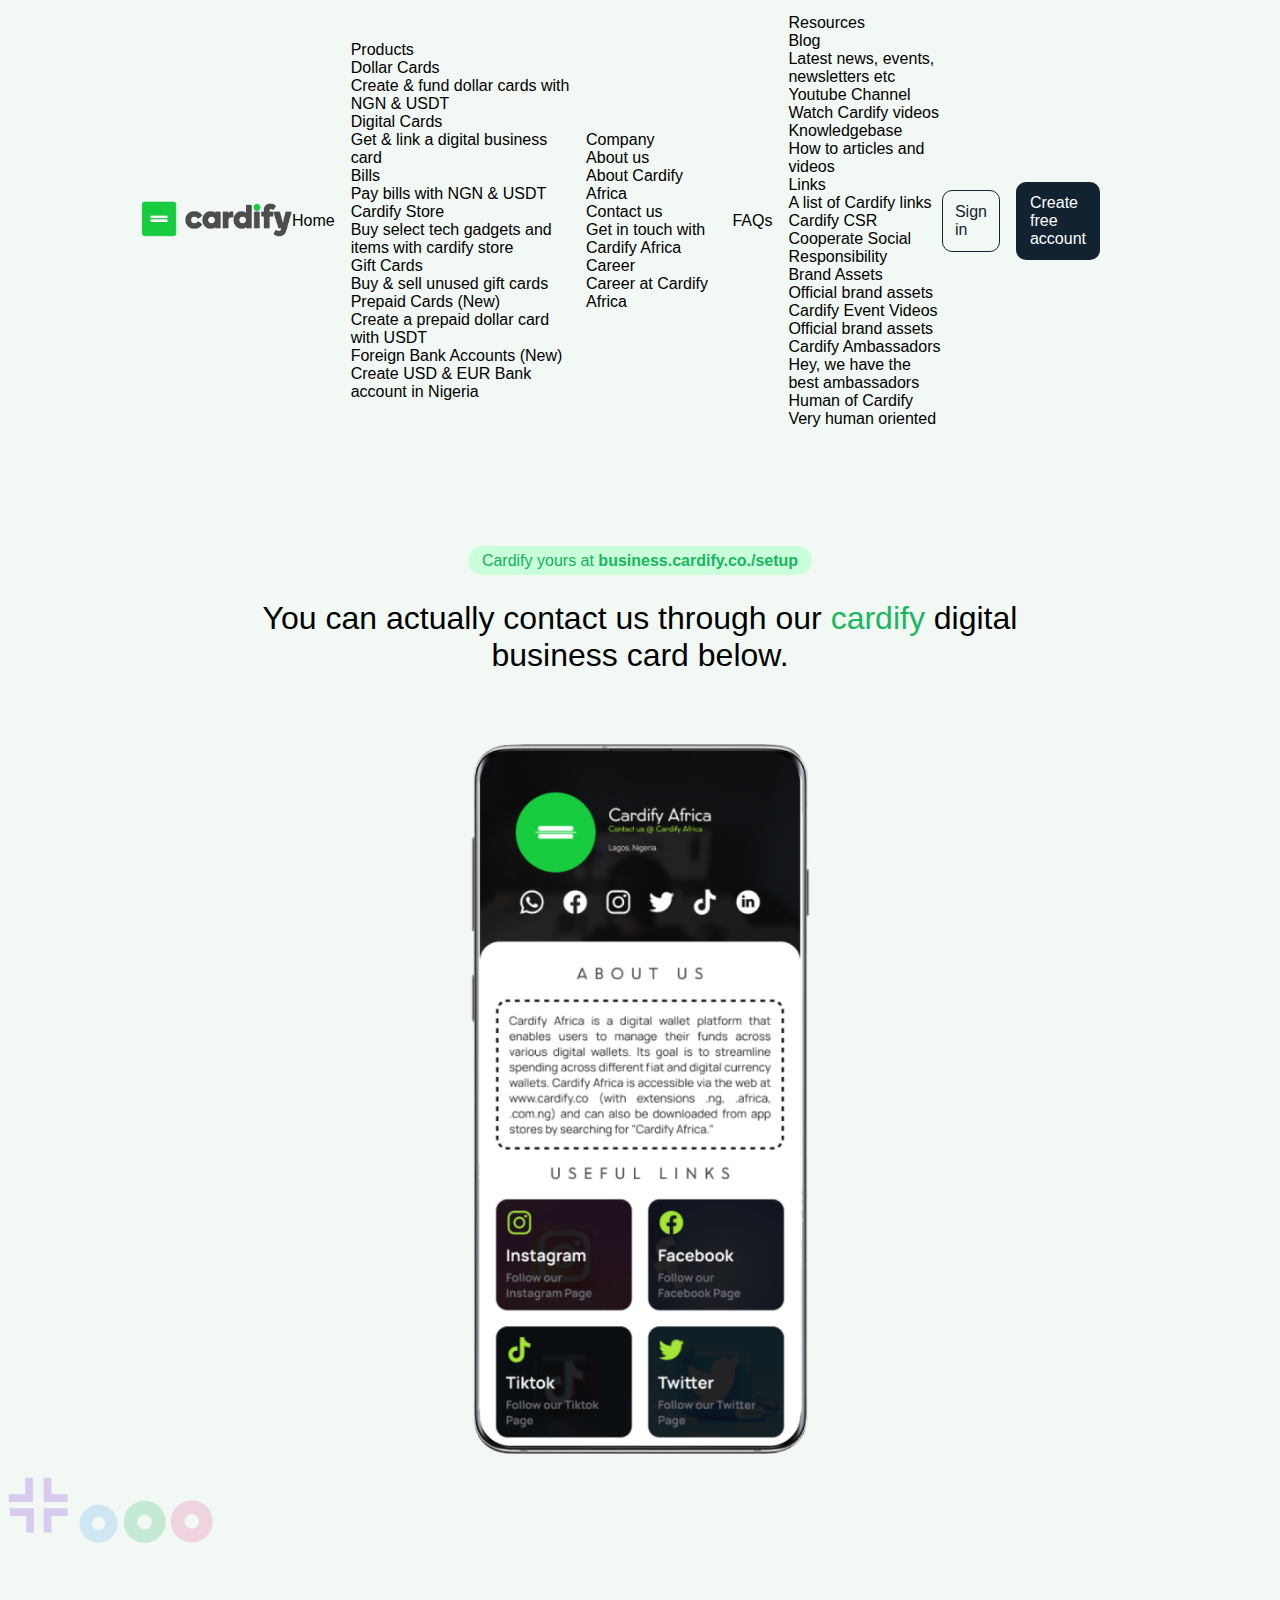
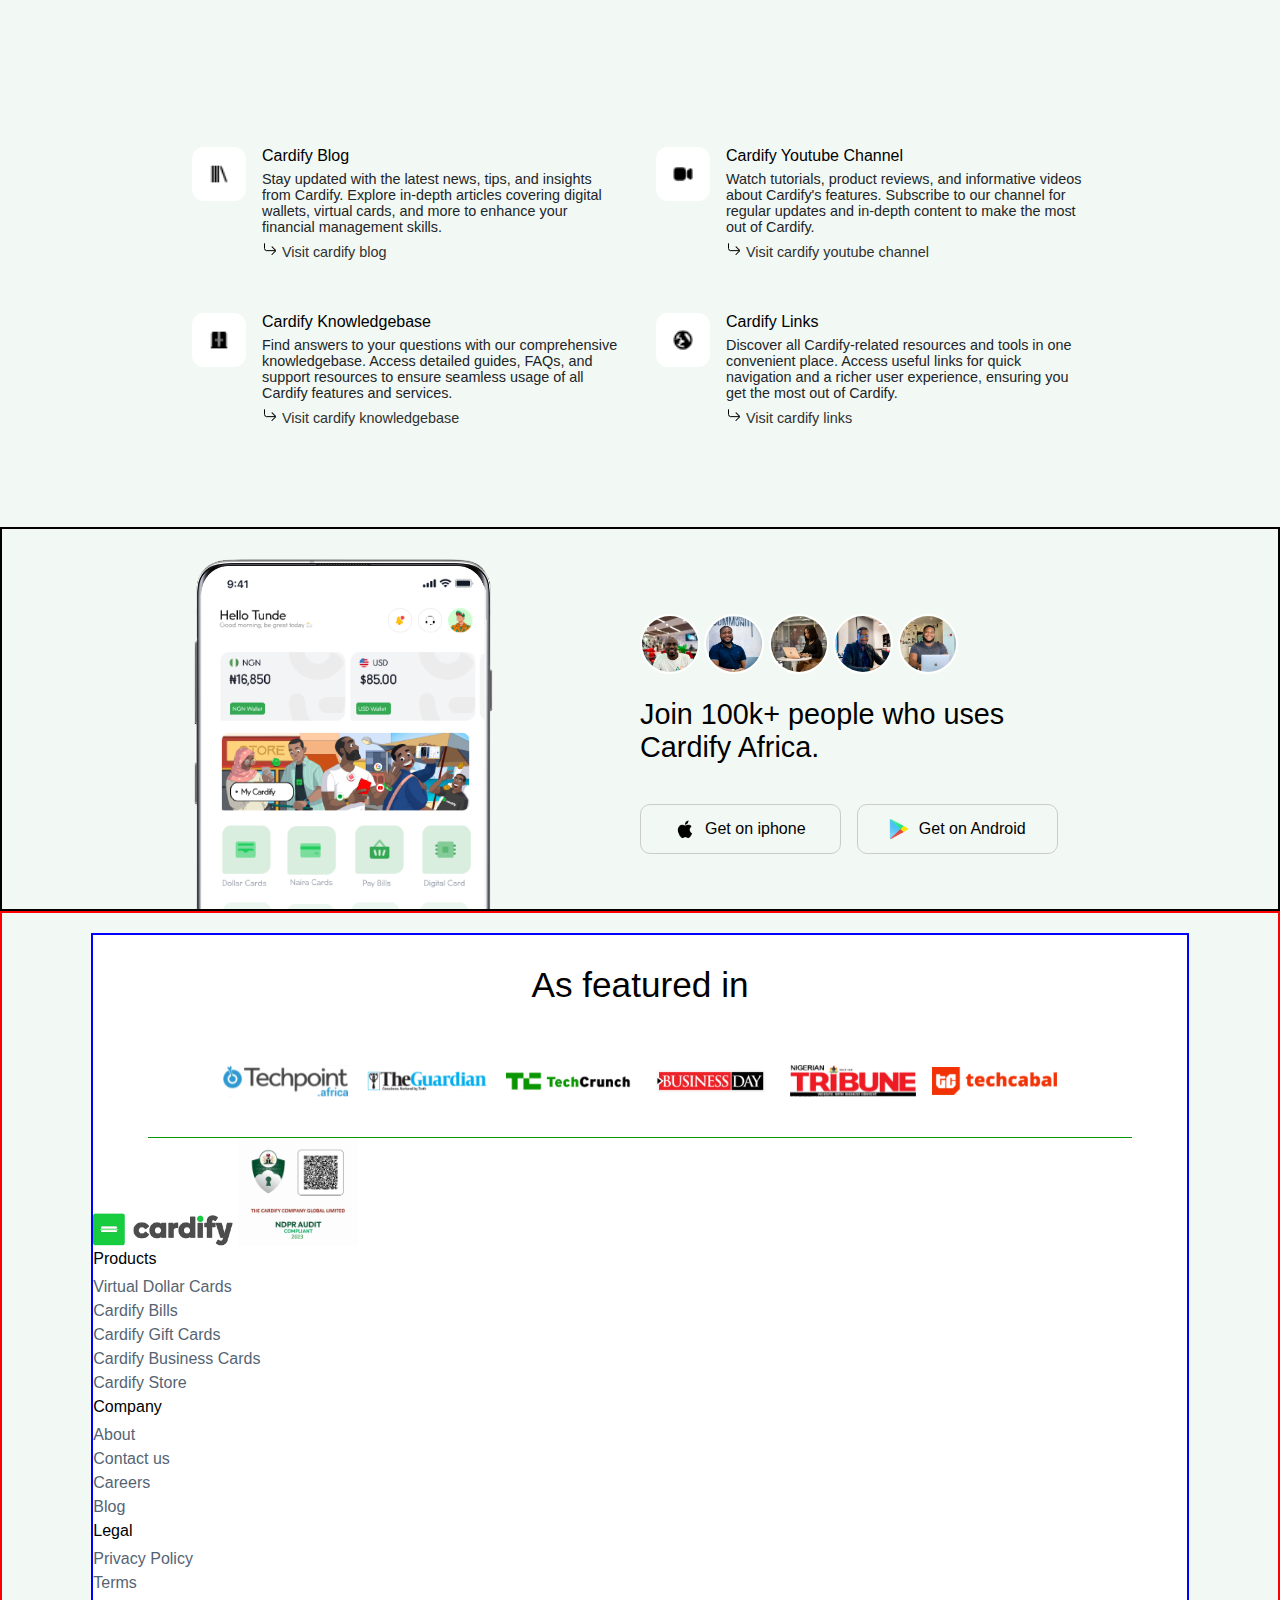
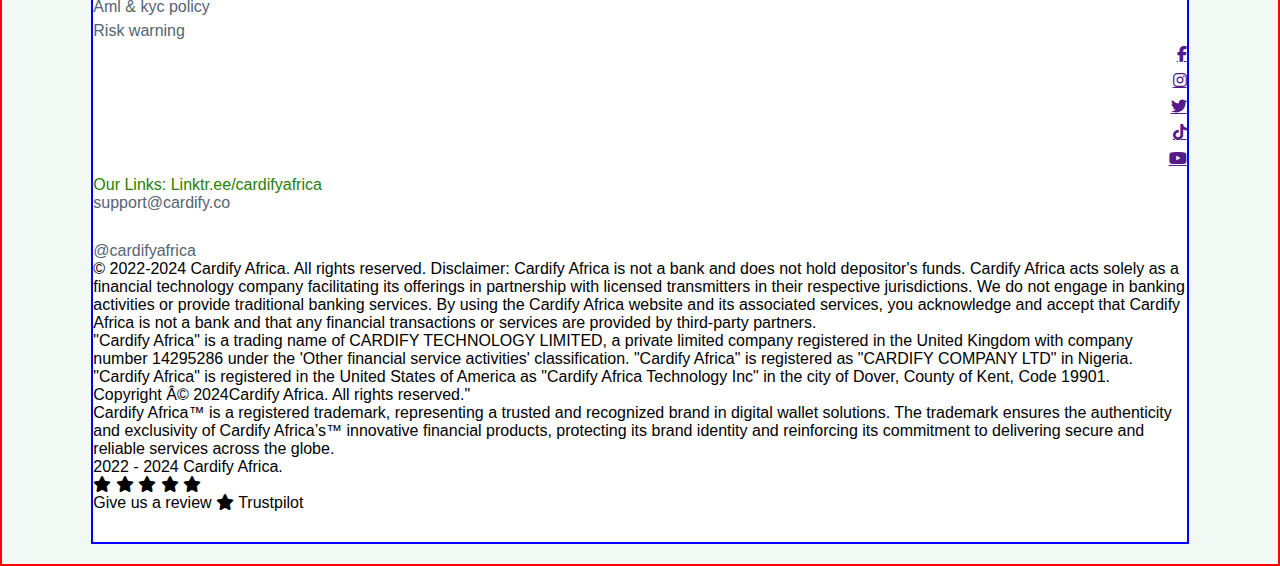
<file: otherhtmlpages/company.html>
<!DOCTYPE html>
<html lang="en">
<head>
    <meta charset="UTF-8">
    <meta name="viewport" content="width=device-width, initial-scale=1.0">
    <title>Document</title>

    <link href="https://fonts.cdnfonts.com/css/poppins" rel="stylesheet" />

    <link
      rel="stylesheet"
      href="https://cdnjs.cloudflare.com/ajax/libs/font-awesome/6.7.2/css/all.min.css"
      integrity="sha512-Evv84Mr4kqVGRNSgIGL/F/aIDqQb7xQ2vcrdIwxfjThSH8CSR7PBEakCr51Ck+w+/U6swU2Im1vVX0SVk9ABhg=="
      crossorigin="anonymous"
      referrerpolicy="no-referrer"
    />

    <link
      href="https://cdn.jsdelivr.net/npm/bootstrap@5.3.7/dist/css/bootstrap.min.css"
      rel="stylesheet"
      integrity="sha384-LN+7fdVzj6u52u30Kp6M/trliBMCMKTyK833zpbD+pXdCLuTusPj697FH4R/5mcr"
      crossorigin="anonymous"
    />

    <link rel="stylesheet" href="../othercsspages/company.css">
</head>
<body>
    
    <!-- HEADER -->

    <header>
      <nav class="nav-links">
        <a href=""
          ><img src="../images/cardify-logo.png" alt="" width="150px"
        /></a>

        <div class="menu-lists">
          <li><a href="../index.html">Home</a></li>

          <li class="product">
            <a href="">Products</a>

            <ul class="product-drop">
              <li><a href="">
                <span>Dollar Cards</span>
                <p>Create & fund dollar cards with NGN & USDT</p>
              </a></li>

              <li><a href="">
                <span>Digital Cards</span>
                <p>Get & link a digital business card</p>
              </a></li>

              <li><a href="./products.html">
                <span>Bills</span>
                <p>Pay bills with NGN & USDT</p>
              </a></li>

              <li><a href="">
                <span>Cardify Store</span>
                <p>Buy select tech gadgets and items with cardify store</p>
              </a></li>

              <li><a href="">
                <span>Gift Cards</span>
                <p>Buy & sell unused gift cards</p>
              </a></li>

              <li><a href="">
                <span>Prepaid Cards (New)</span>
                <p>Create a prepaid dollar card with USDT</p>
              </a></li>

              <li><a href="">
                <span>Foreign Bank Accounts (New)</span>
                <p>Create USD & EUR Bank account in Nigeria</p>
              </a></li>

            </ul>
          </li>

          <li class="company">
            <a href="">Company</a>
            
            <ul class="company-drop">
              <li><a href="">
                <span>About us</span>
                <p>About Cardify Africa</p>
              </a></li>

              <li><a href="./company.html">
                <span>Contact us</span>
                <p>Get in touch with Cardify Africa</p>
              </a></li>

              <li><a href="">
                <span>Career</span>
                <p>Career at Cardify Africa</p>
              </a></li>
            </ul>
          </li>

          <li><a href="./faqs.html">FAQs</a></li>

          <li class="resources">
            <a href="">Resources</a>

            <ul class="resources-drop">
              <li><a href="">
                <span>Blog</span>
                <p>Latest news, events, newsletters etc</p>
              </a></li>

              <li><a href="">
                <span>Youtube Channel</span>
                <p>Watch Cardify videos</p>
              </a></li>

              <li><a href="./resources.html">
                <span>Knowledgebase</span>
                <p>How to articles and videos</p>
              </a></li>

              <li><a href="">
                <span>Links</span>
                <p>A list of Cardify links</p>
              </a></li>

              <li><a href="">
                <span>Cardify CSR</span>
                <p>Cooperate Social Responsibility</p>
              </a></li>

              <li><a href="">
                <span>Brand Assets</span>
                <p>Official brand assets</p>
              </a></li>

              <li><a href="">
                <span>Cardify Event Videos</span>
                <p>Official brand assets</p>
              </a></li>

              <li><a href="">
                <span>Cardify Ambassadors</span>
                <p>Hey, we have the best ambassadors</p>
              </a></li>

              <li><a href="">
                <span>Human of Cardify</span>
                <p>Very human oriented</p>
              </a></li>
            </ul>
          </li>

        </div>

        <div class="btn-icons">
          <a href="" class="signin">Sign in</a>
          <a href="" class="create">Create free account</a>
          <a href=""><i class="fa-solid fa-bars"></i></a>
        </div>
      </nav>
    </header>

    
    <!-- HERO-SECT -->
    <section class="hero-sect">
        <div class="contact">
            <span class="yours">Cardify yours at <a href="">business.cardify.co./setup</a></span>

            <h1> You can actually contact us through our <span>cardify </span>digital business card below.</h1>

            <div>
                <img src="../images/contactus.png" alt="" width="340px">
            </div>
        </div>
        <div class="shapes">
            <img src="../images/purple-plus-square.png" alt="" class="purple-square">
            <img src="../images/blue-circle.png" alt="" class="blue-circle">
            <img src="../images/green-circle.png" alt="" class="green-circle">
            <img src="../images/pink-circle.png" alt="" class="pink-circle">
        </div>
    </section>


    <!-- SECTION TWO -->

    <section class="sect-2">

      <div class="visit-cardify">

        <div class="cardifys">
          <div>
            <img src="../images/blog-icon.png" alt="" class="cardifys-icon">
          </div>

          <div class="visit-text">
            <span>Cardify Blog</span>
            <p>Stay updated with the latest news, tips, and insights from Cardify. Explore in-depth articles covering digital wallets, virtual cards, and more to enhance your financial management skills.</p>
            <a href=""> <img src="../images/visit-icon.png" alt=""> Visit cardify blog</a>
          </div>
        </div>

        <div class="cardifys">
          <div>
            <img src="../images/channel-icon.png" alt="" class="cardifys-icon">
          </div>
          <div class="visit-text">
            <span>Cardify Youtube Channel</span>
            <p>Watch tutorials, product reviews, and informative videos about Cardify's features. Subscribe to our channel for regular updates and in-depth content to make the most out of Cardify.</p>
            <a href=""> <img src="../images/visit-icon.png" alt=""> Visit cardify youtube channel</a>
          </div>
        </div>

        <div class="cardifys">
          <div>
            <img src="../images/knowledge-icon.png" alt="" class="cardifys-icon">
          </div>
          <div class="visit-text">
            <span>Cardify Knowledgebase</span>
            <p>Find answers to your questions with our comprehensive knowledgebase. Access detailed guides, FAQs, and support resources to ensure seamless usage of all Cardify features and services.</p>
            <a href=""> <img src="../images/visit-icon.png" alt=""> Visit cardify knowledgebase</a>
          </div>
        </div>

        <div class="cardifys">
          <div class="">
            <img src="../images/link-icon.png" alt="" class="cardifys-icon">
          </div>
          <div class="visit-text">
            <span>Cardify Links</span>
            <p>Discover all Cardify-related resources and tools in one convenient place. Access useful links for quick navigation and a richer user experience, ensuring you get the most out of Cardify.</p>
            <a href=""> <img src="../images/visit-icon.png" alt=""> Visit cardify links</a>
          </div>
        </div>
      </div>
    </section>

    <!-- SECTION-THREE -->
    <section class="sect-3">
      <div class="people-container">
        <div class="people-left">
          <img src="../images/pre-footer-image-phone.png" alt="">
        </div>

        <div class="people-right">
          <div class="people-images">
            <img src="../images/people-image_1.png" alt="" class="pic-1">
            <img src="../images/people-image_2.png" alt="" class="pic-2">
            <img src="../images/people-image_3.png" alt="" class="pic-3">
            <img src="../images/people-image_4.png" alt="" class="pic-4">
            <img src="../images/people-image_5.png" alt="" class="pic-5">
          </div>

          <div class="people-text">
            <h2>Join 100k+ people who uses Cardify Africa.</h2>
          </div>

          <div class="people-links">
            <a href="" class="people-download"><img src="../images/people-apple-icon.png" alt="" width="20px"> Get on iphone</a>
            <a href="" class="people-download"><img src="../images/people-playstore-icon.png" alt="" width="20px"> Get on Android</a>
          </div>
        </div>
      </div>
    </section>

    <!-- FOOTER -->

    <footer>
      <div class="footer-wrap">

        <h2 class="footer-head">As featured in</h2>
      
        <div class="footer-images">
          <div class="footer-image">
            <img src="../images/techPointAfrica.png" alt="">
            <img src="../images/theGuardian.png" alt="">
            <img src="../images/techCrunch.png" alt="">
            <img src="../images/businessDay.png" alt="">
            <img src="../images/nigeriaTribune.png" alt="">
            <img src="../images/techCabal.png" alt="">
          </div>
        </div>

        <div class="footer-line1"></div>

        <div class="footer-content">

          <div class="footer-brand">
            <img src="../images/cardify-logo.png" alt="" width="140px">
            <img src="../images/Audit-Cut.png" alt="" width="120px">
          </div>

          
          <div class="footer-links">
            <div class="footer-products">
            <p>Products</p>
            <li><a href="">Virtual Dollar Cards</a></li>
            <li><a href="">Cardify Bills</a></li>
            <li><a href="">Cardify Gift Cards</a></li>
            <li><a href="">Cardify Business Cards</a></li>
            <li><a href="">Cardify Store</a></li>
          </div>

          <div class="footer-company">
            <p>Company</p>
            <li><a href="">About</a></li>
            <li><a href="">Contact us</a></li>
            <li><a href="">Careers</a></li>
            <li><a href="">Blog</a></li>
          </div>

          <div class="footer-legal">
            <p>Legal</p>
            <li><a href="">Privacy Policy</a></li>
            <li><a href="">Terms</a></li>
            <li><a href="">Aml & kyc policy</a></li>
            <li><a href="">Risk warning</a></li>
          </div>
          </div>
          

          
         

          <div class="footer-social">
            <div class="footer-icons">
              <a href="" class="footer-icon"><i class="fa-brands fa-facebook-f"></i></a>
              <a href="" class="footer-icon"><i class="fa-brands fa-instagram"></i></a>
              <a href="" class="footer-icon"><i class="fa-brands fa-twitter"></i></a>
              <a href="" class="footer-icon"><i class="fa-brands fa-tiktok"></i></a>
              <a href="" class="footer-icon"><i class="fa-brands fa-youtube"></i></a>
            </div>
            <a href="" class="linktree">Our Links: Linktr.ee/cardifyafrica</a> <br>
            <a href="" class="support">support@cardify.co</a><br>

            <li class="cardi-afri"><a href="" class="africa">@cardifyafrica</a></li>
          </div>

        </div>

        <div class="footer-line2"></div>

        <div class="footer-info">

          <div class="footer-text">
            <p>© 2022-2024 Cardify Africa. All rights reserved. Disclaimer: Cardify Africa is not a bank and does not hold depositor's funds. Cardify Africa acts solely as a financial technology company facilitating its offerings in partnership with licensed transmitters in their respective jurisdictions. We do not engage in banking activities or provide traditional banking services. By using the Cardify Africa website and its associated services, you acknowledge and accept that Cardify Africa is not a bank and that any financial transactions or services are provided by third-party partners.</p>

            <p>"Cardify Africa" is a trading name of CARDIFY TECHNOLOGY LIMITED, a private limited company registered in the United Kingdom with company number 14295286 under the 'Other financial service activities' classification. "Cardify Africa" is registered as "CARDIFY COMPANY LTD" in Nigeria. "Cardify Africa" is registered in the United States of America as "Cardify Africa Technology Inc" in the city of Dover, County of Kent, Code 19901. <br>
            Copyright Â© 2024Cardify Africa. All rights reserved."</p>

            <p>Cardify Africa™ is a registered trademark, representing a trusted and recognized brand in digital wallet solutions. The trademark ensures the authenticity and exclusivity of Cardify Africa’s™ innovative financial products, protecting its brand identity and reinforcing its commitment to delivering secure and reliable services across the globe.</p>
            
            <span>2022 - 2024 Cardify Africa.</span>
          </div>

          <div class="footer-review">
            <div class="footer-stars">
              <i class="fa-solid fa-star"></i>
              <i class="fa-solid fa-star"></i>
              <i class="fa-solid fa-star"></i>
              <i class="fa-solid fa-star"></i>
              <span><i class="fa-solid fa-star"></i></span>
            </div>
            <p>Give us a review <i class="fa-solid fa-star"></i> Trustpilot</p>
          </div>
        </div>
      </div>
    </footer>
    
</body>
<script
    src="https://cdn.jsdelivr.net/npm/bootstrap@5.3.7/dist/js/bootstrap.bundle.min.js"
    integrity="sha384-ndDqU0Gzau9qJ1lfW4pNLlhNTkCfHzAVBReH9diLvGRem5+R9g2FzA8ZGN954O5Q"
    crossorigin="anonymous"
  ></script>
</html>
</file>
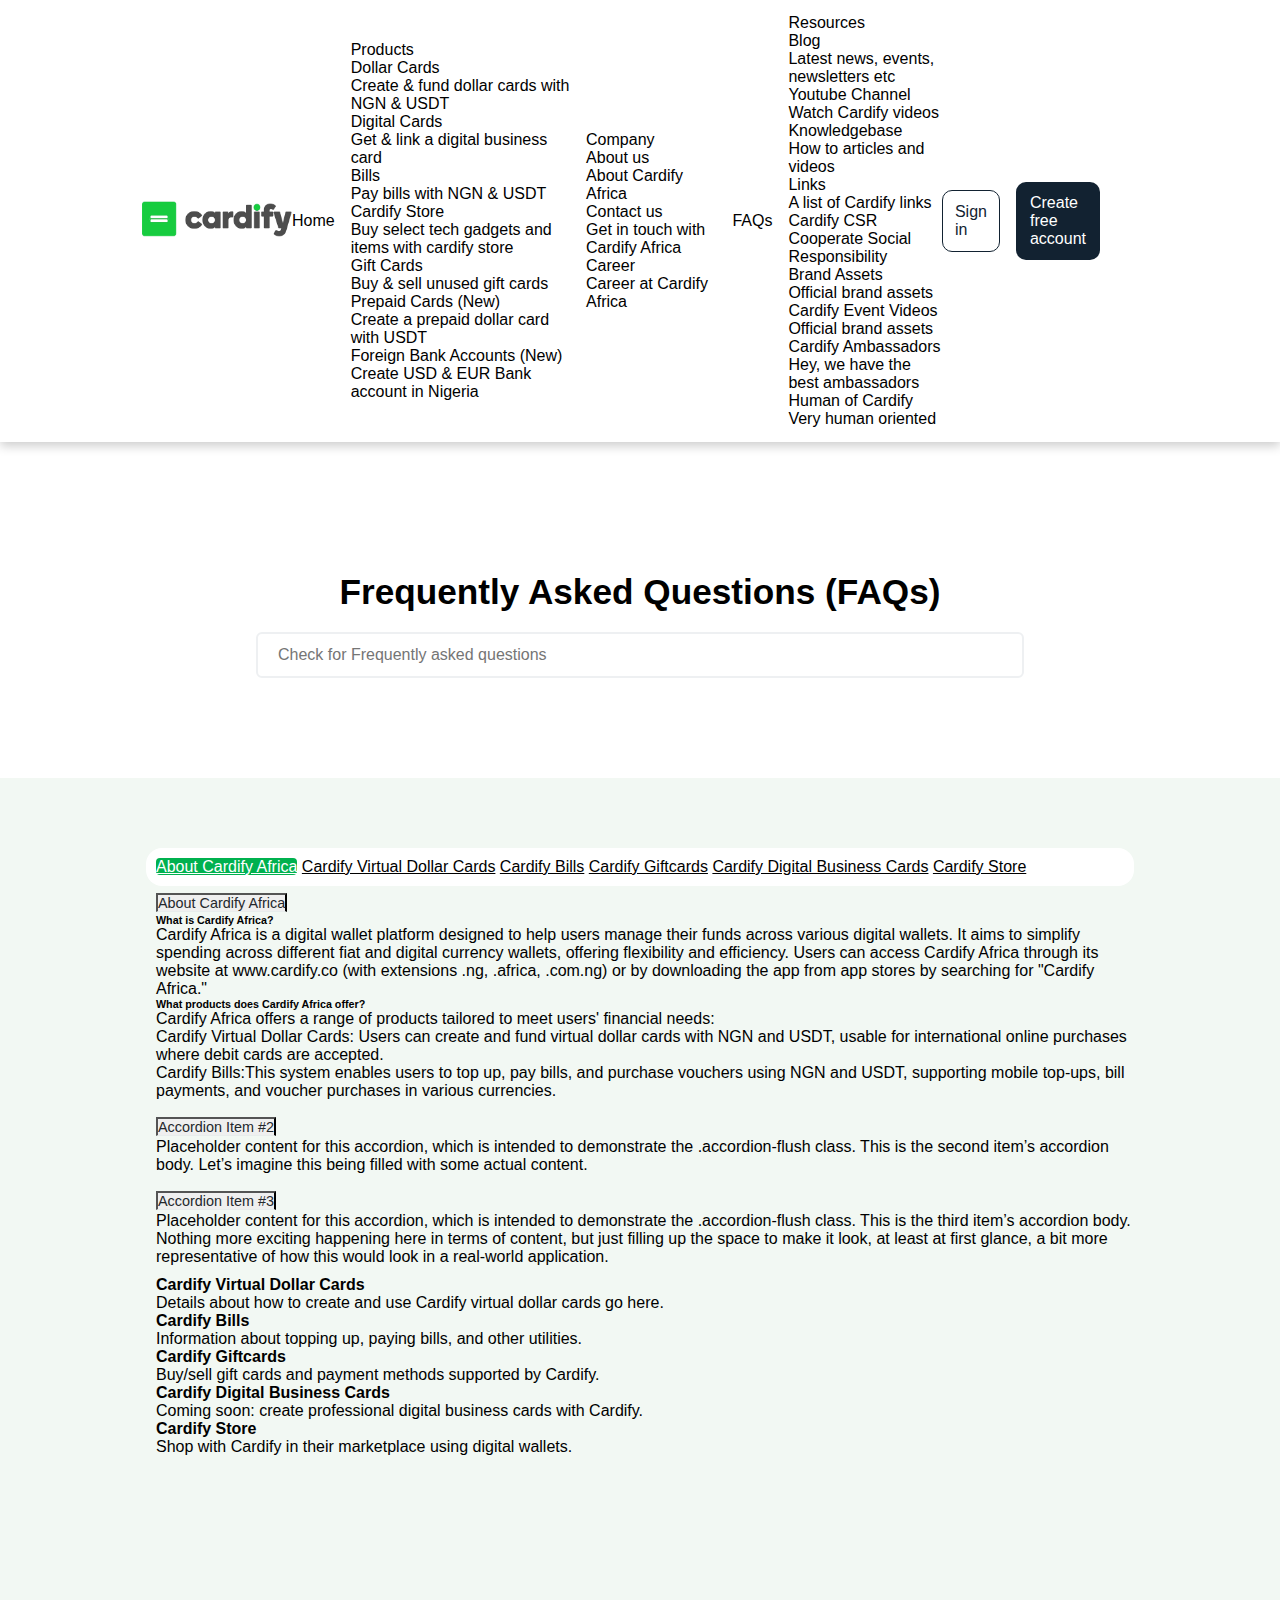
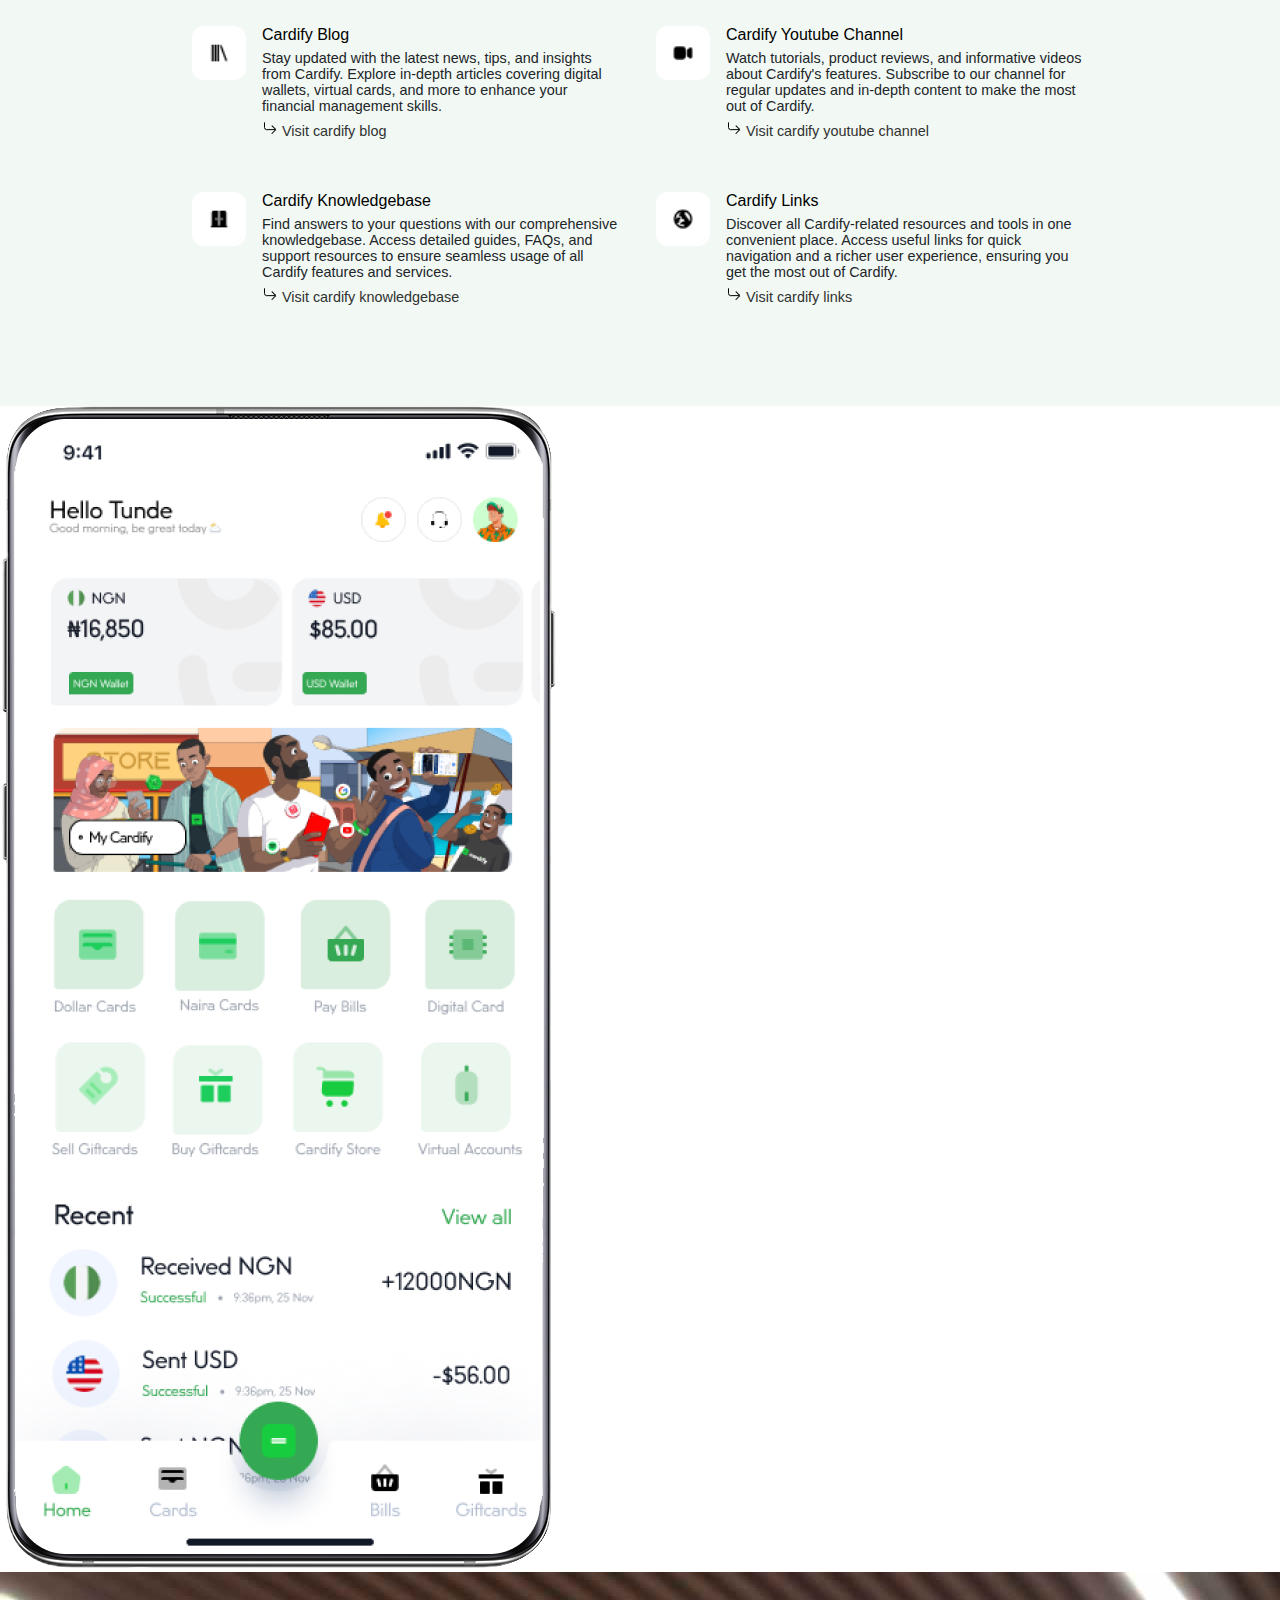
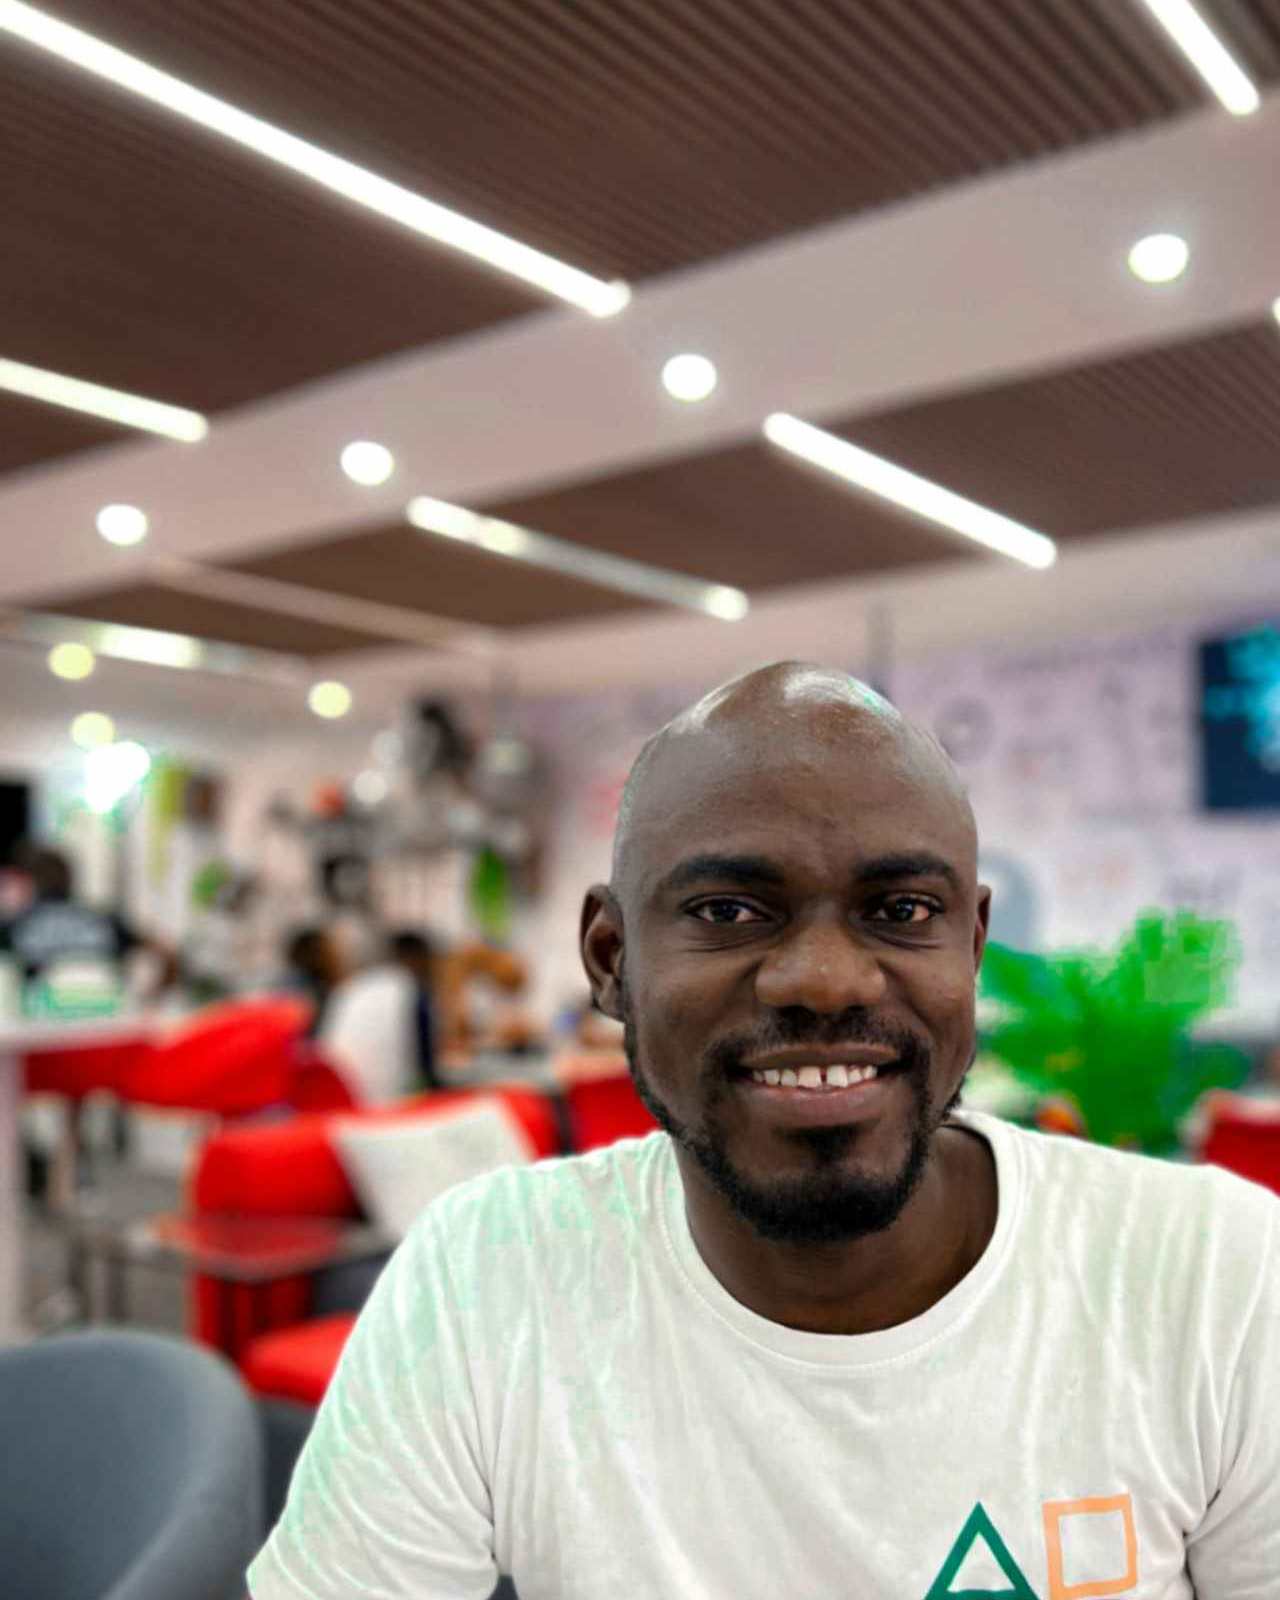
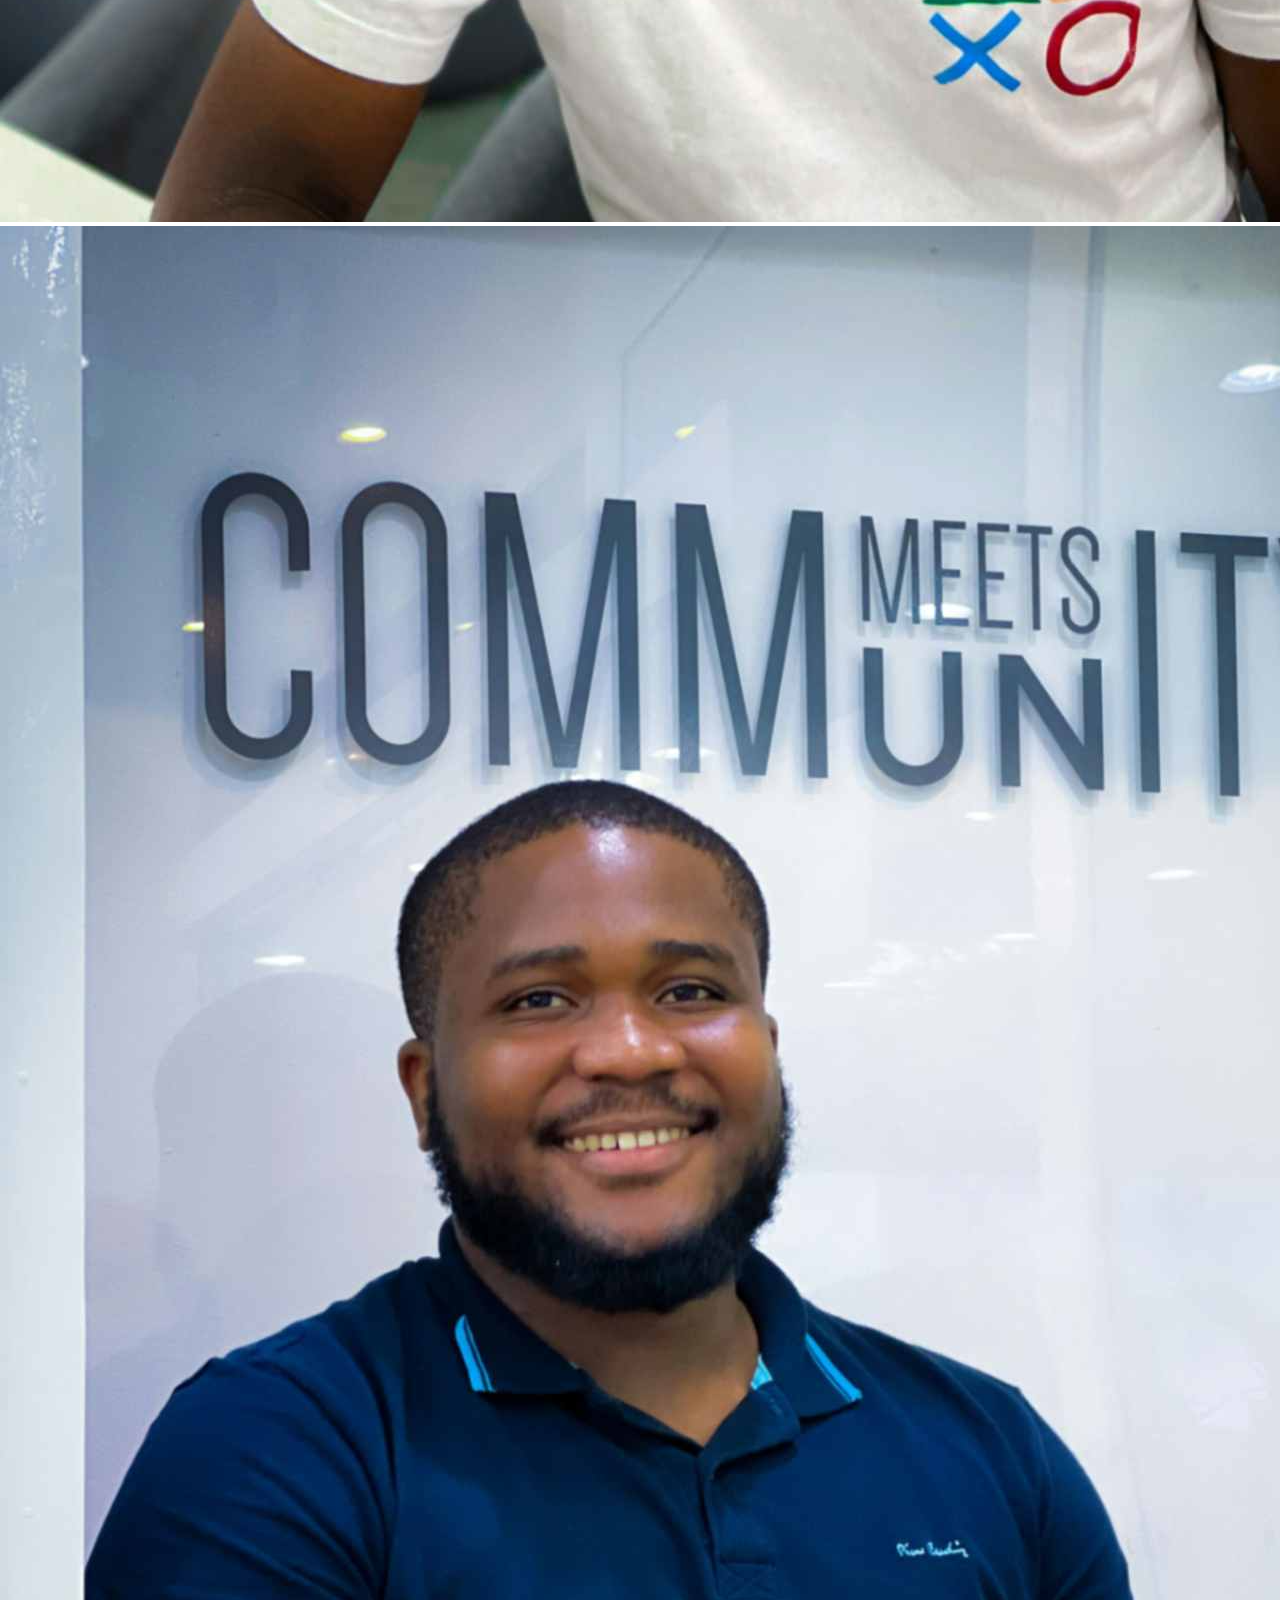
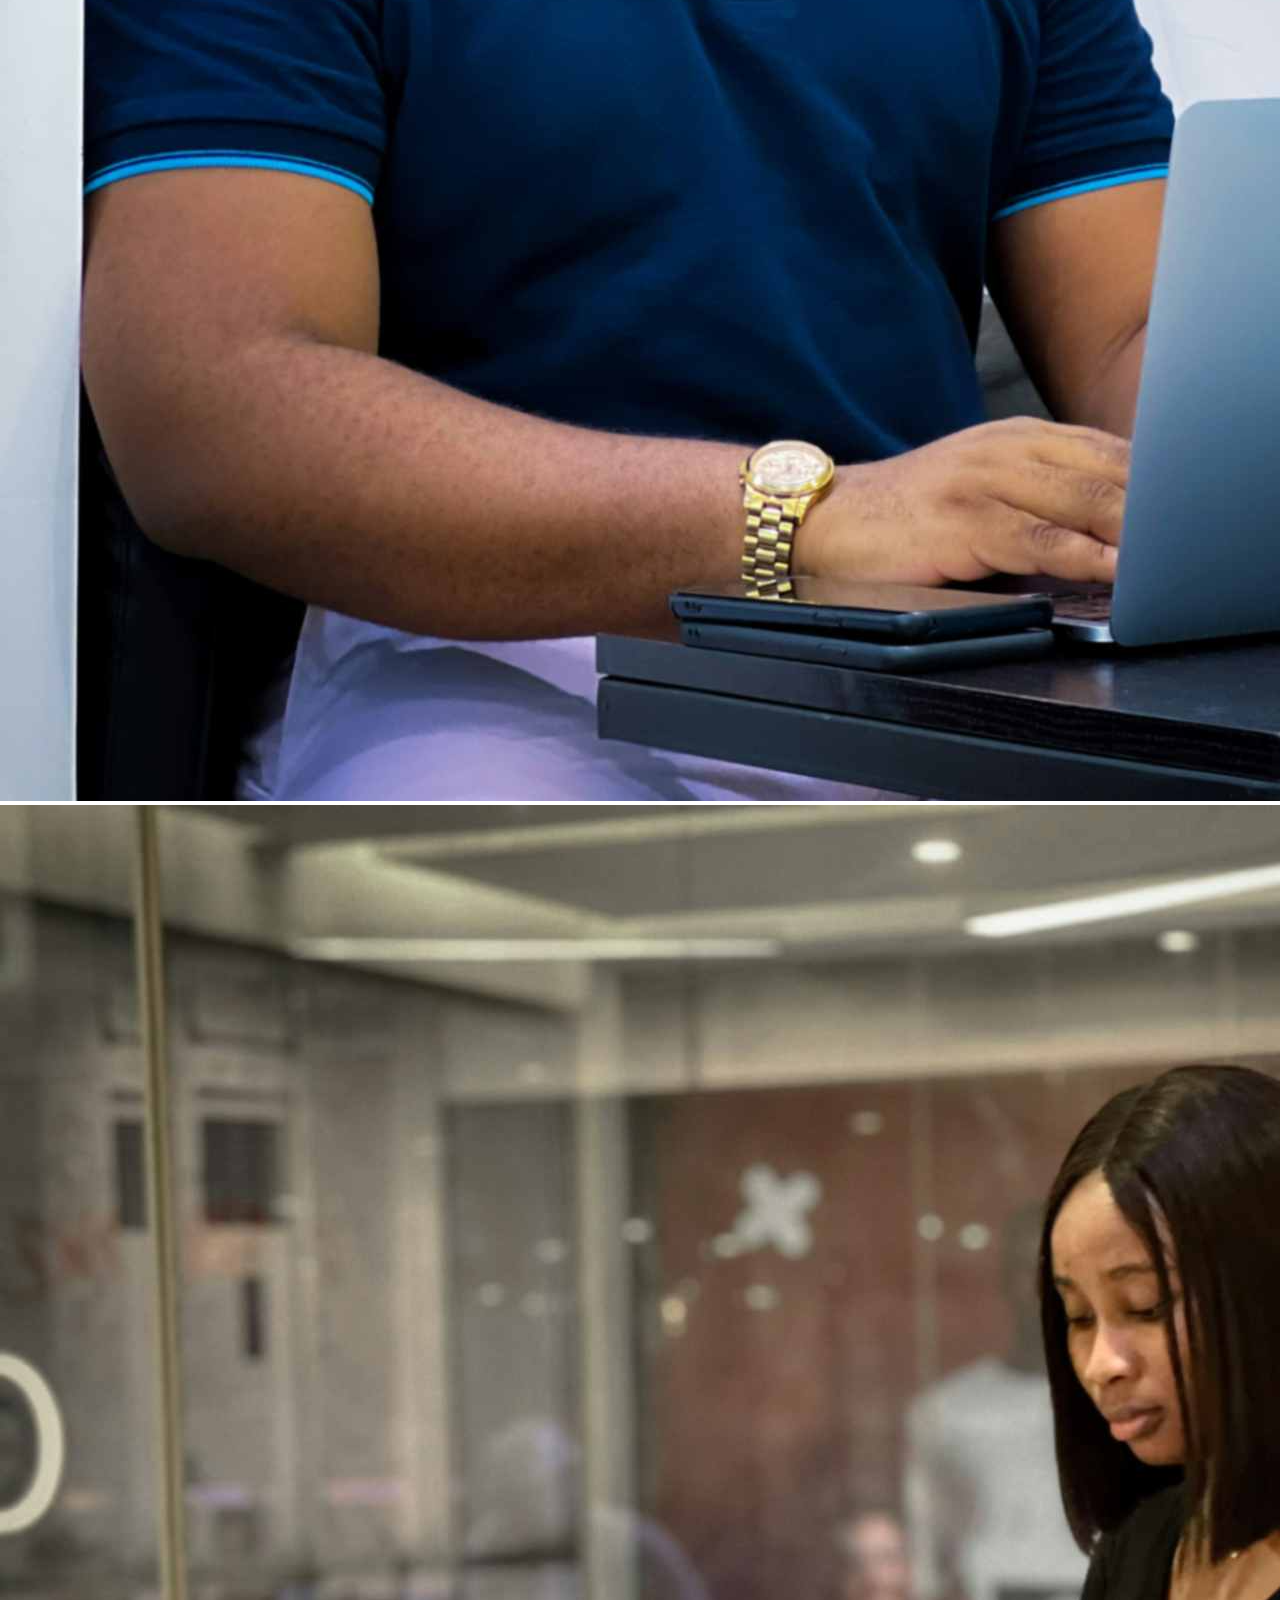
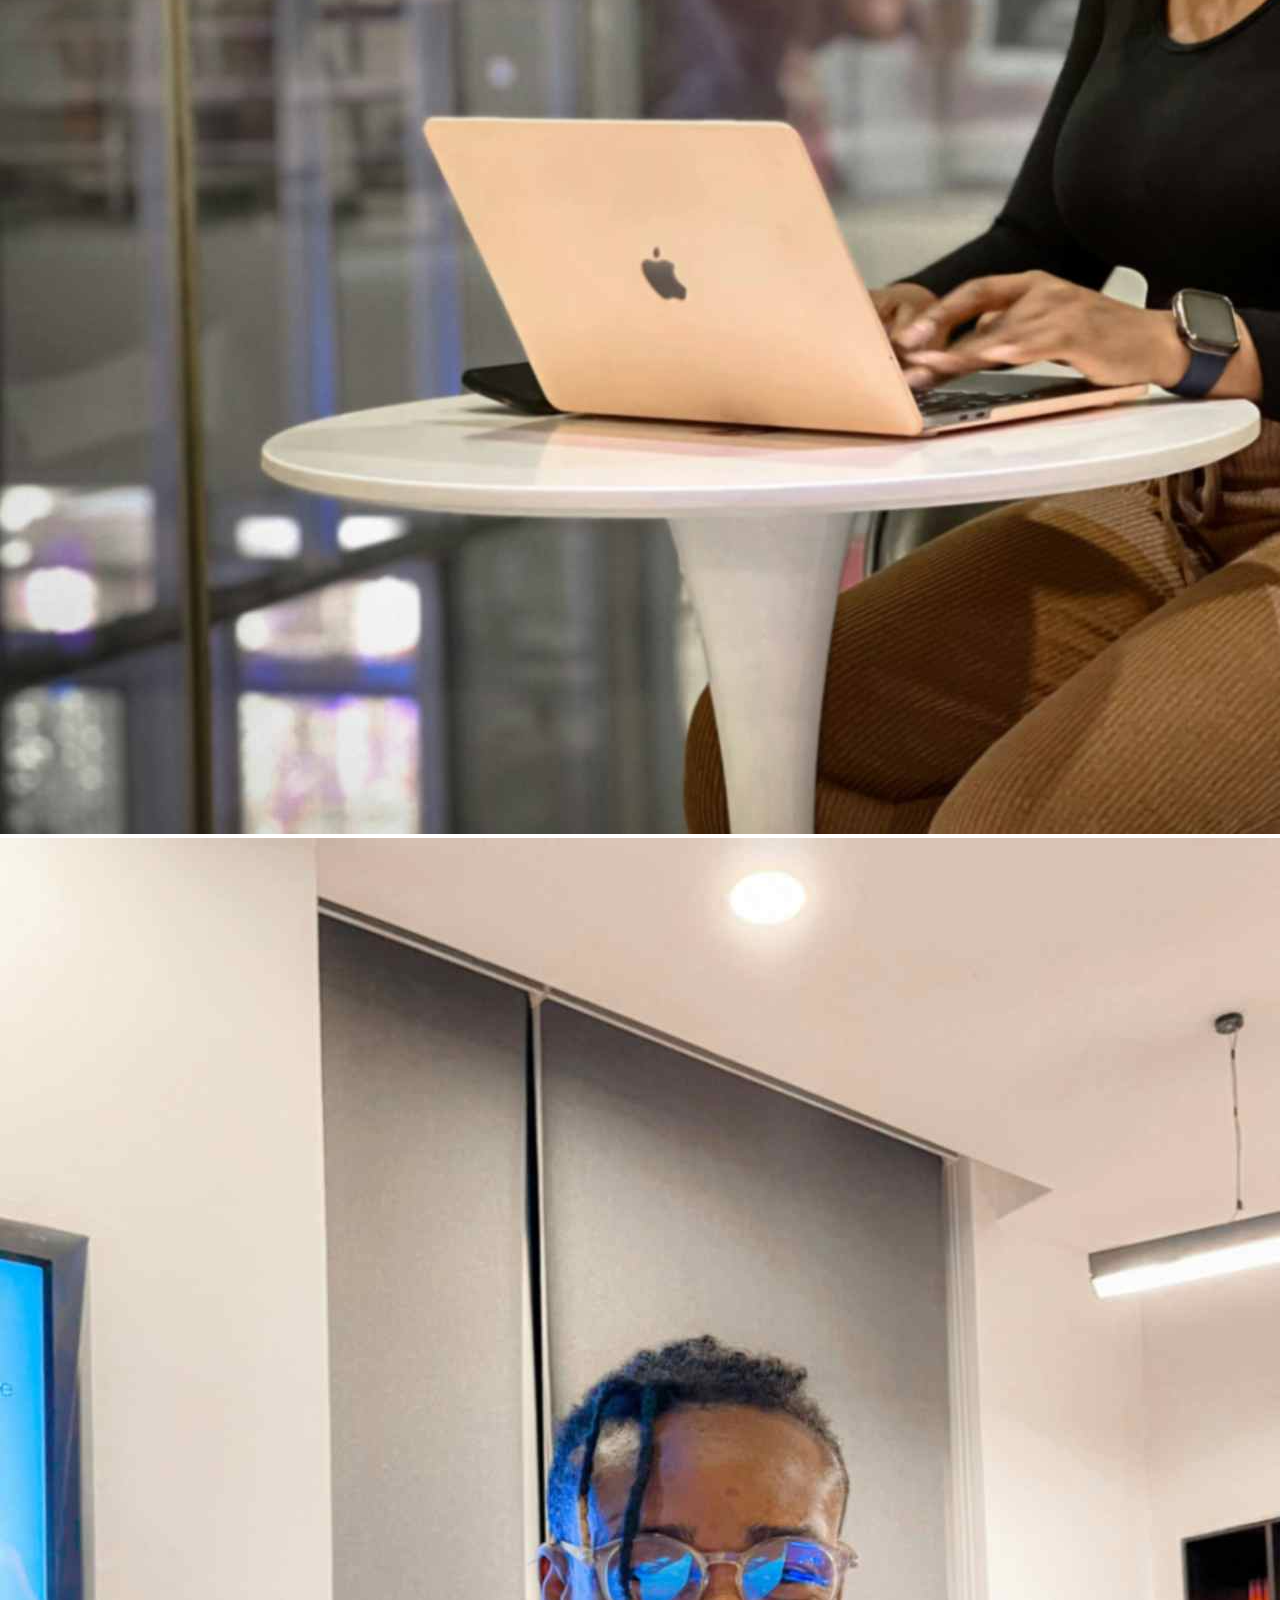
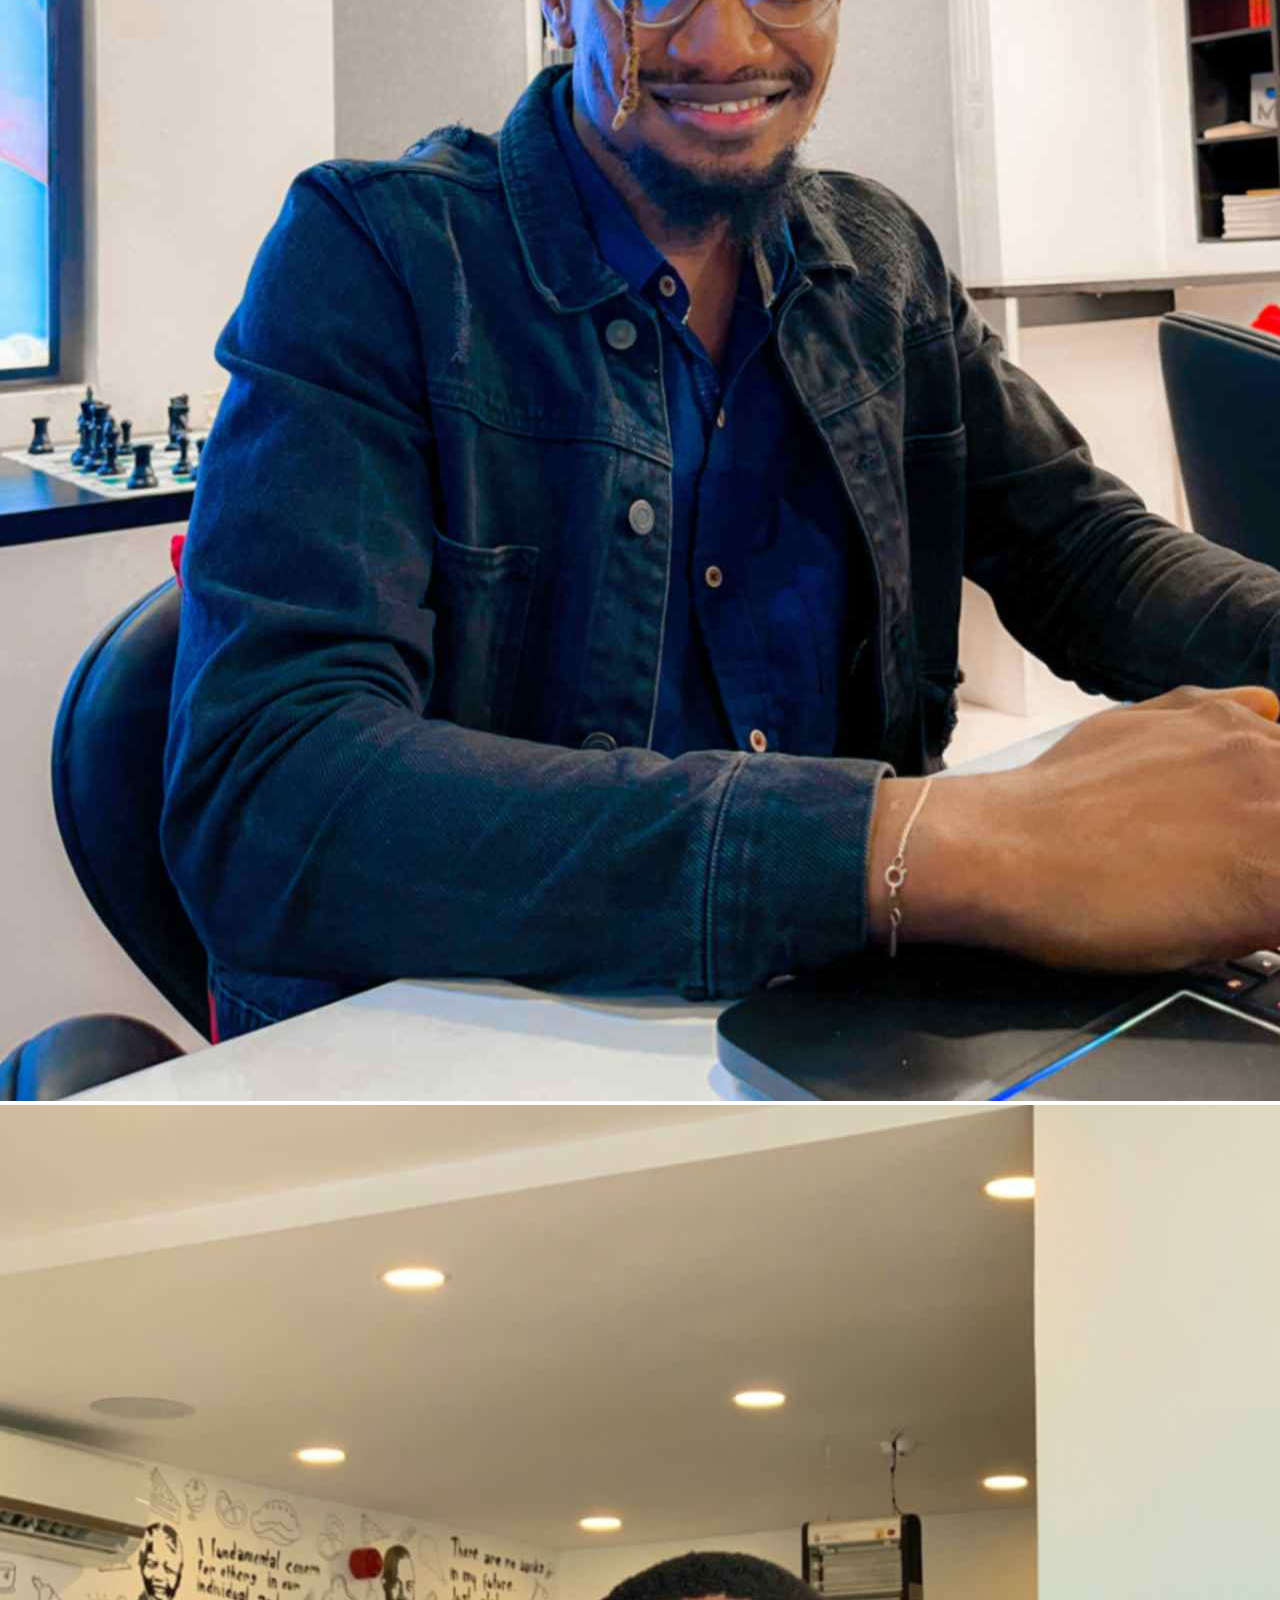
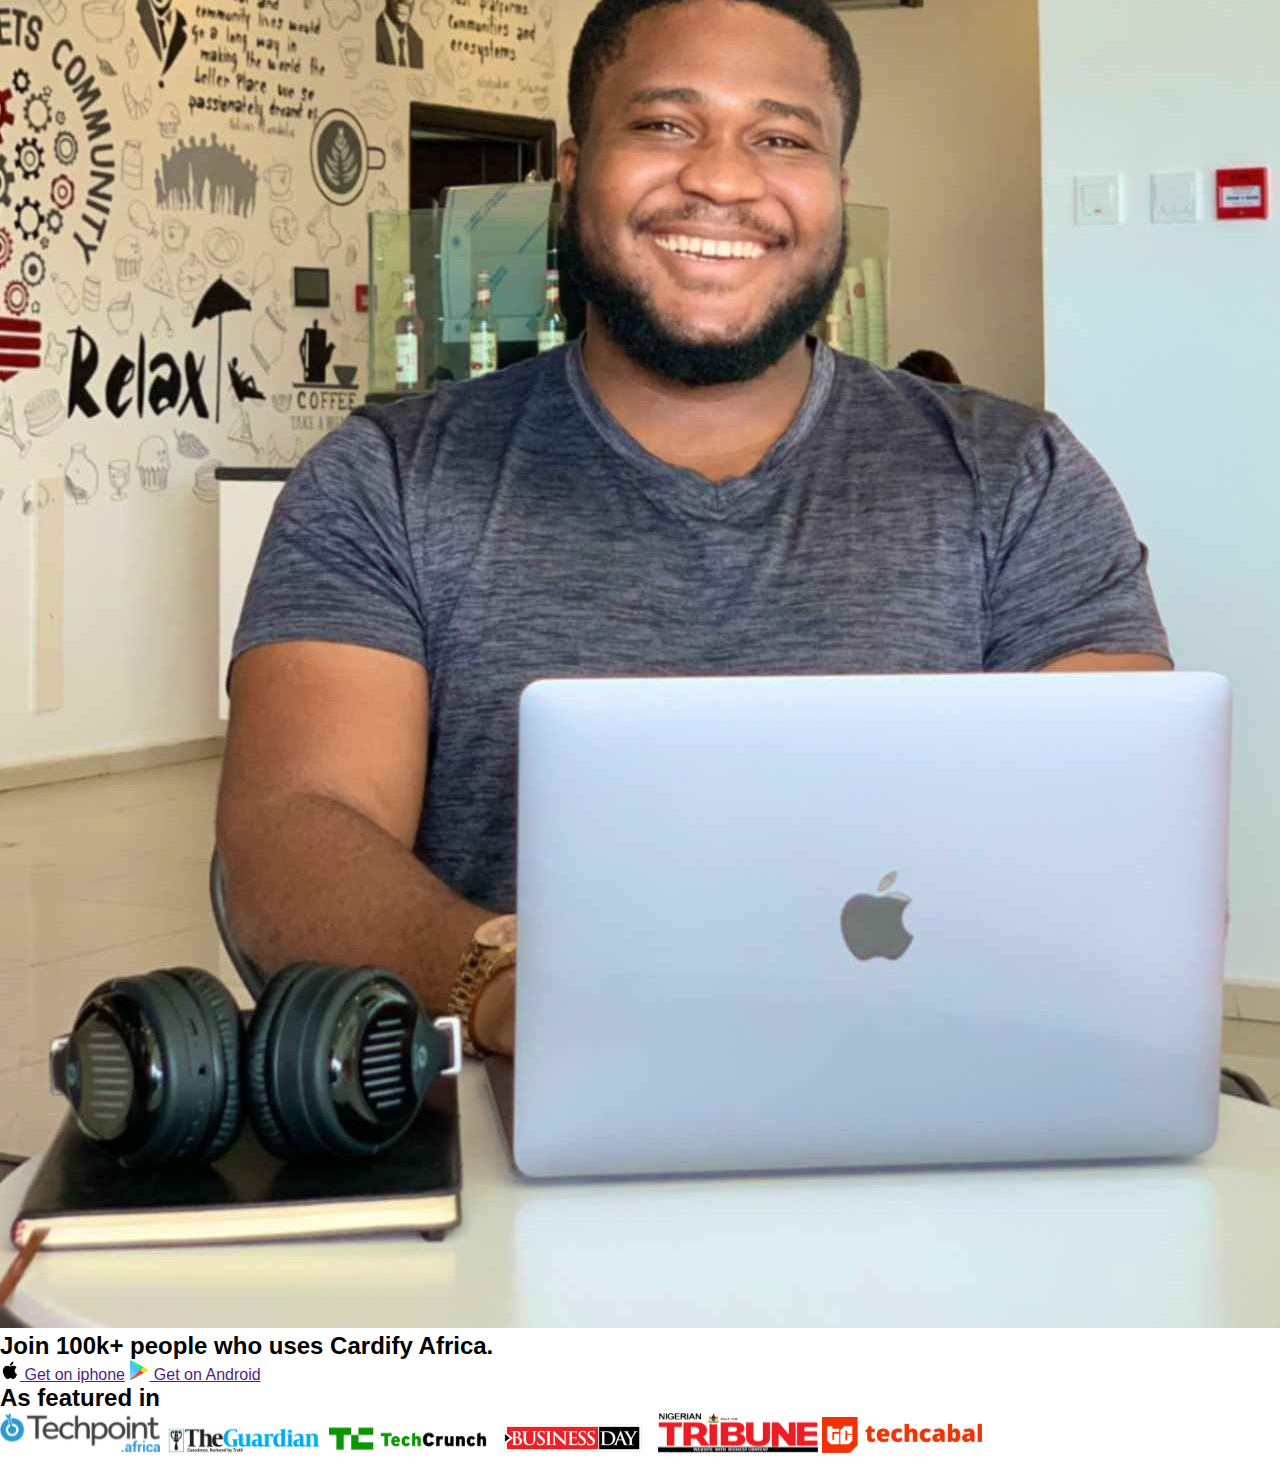
<file: otherhtmlpages/faqs.html>
<!DOCTYPE html>
<html lang="en">
  <head>
    <meta charset="UTF-8" />
    <meta name="viewport" content="width=device-width, initial-scale=1.0" />
    <title>Document</title>

    <link href="https://fonts.cdnfonts.com/css/poppins" rel="stylesheet" />

    <link
      rel="stylesheet"
      href="https://cdnjs.cloudflare.com/ajax/libs/font-awesome/6.7.2/css/all.min.css"
      integrity="sha512-Evv84Mr4kqVGRNSgIGL/F/aIDqQb7xQ2vcrdIwxfjThSH8CSR7PBEakCr51Ck+w+/U6swU2Im1vVX0SVk9ABhg=="
      crossorigin="anonymous"
      referrerpolicy="no-referrer"
    />

    <link
      href="https://cdn.jsdelivr.net/npm/bootstrap@5.3.7/dist/css/bootstrap.min.css"
      rel="stylesheet"
      integrity="sha384-LN+7fdVzj6u52u30Kp6M/trliBMCMKTyK833zpbD+pXdCLuTusPj697FH4R/5mcr"
      crossorigin="anonymous"
    />

    <link rel="stylesheet" href="../othercsspages/faqs.css" />
  </head>
  <body>
    <!-- HEADER -->

    <header>
      <nav class="nav-links">
        <a href=""
          ><img src="../images/cardify-logo.png" alt="" width="150px"
        /></a>

        <div class="menu-lists">
          <li><a href="../index.html">Home</a></li>

          <li class="product">
            <a href="">Products</a>

            <ul class="product-drop">
              <li><a href="">
                <span>Dollar Cards</span>
                <p>Create & fund dollar cards with NGN & USDT</p>
              </a></li>

              <li><a href="">
                <span>Digital Cards</span>
                <p>Get & link a digital business card</p>
              </a></li>

              <li><a href="./products.html">
                <span>Bills</span>
                <p>Pay bills with NGN & USDT</p>
              </a></li>

              <li><a href="">
                <span>Cardify Store</span>
                <p>Buy select tech gadgets and items with cardify store</p>
              </a></li>

              <li><a href="">
                <span>Gift Cards</span>
                <p>Buy & sell unused gift cards</p>
              </a></li>

              <li><a href="">
                <span>Prepaid Cards (New)</span>
                <p>Create a prepaid dollar card with USDT</p>
              </a></li>

              <li><a href="">
                <span>Foreign Bank Accounts (New)</span>
                <p>Create USD & EUR Bank account in Nigeria</p>
              </a></li>

            </ul>
          </li>

          <li class="company">
            <a href="">Company</a>
            
            <ul class="company-drop">
              <li><a href="">
                <span>About us</span>
                <p>About Cardify Africa</p>
              </a></li>

              <li><a href="./company.html">
                <span>Contact us</span>
                <p>Get in touch with Cardify Africa</p>
              </a></li>

              <li><a href="">
                <span>Career</span>
                <p>Career at Cardify Africa</p>
              </a></li>
            </ul>
          </li>

          <li><a href="./faqs.html">FAQs</a></li>

          <li class="resources">
            <a href="">Resources</a>

            <ul class="resources-drop">
              <li><a href="">
                <span>Blog</span>
                <p>Latest news, events, newsletters etc</p>
              </a></li>

              <li><a href="">
                <span>Youtube Channel</span>
                <p>Watch Cardify videos</p>
              </a></li>

              <li><a href="./resources.html">
                <span>Knowledgebase</span>
                <p>How to articles and videos</p>
              </a></li>

              <li><a href="">
                <span>Links</span>
                <p>A list of Cardify links</p>
              </a></li>

              <li><a href="">
                <span>Cardify CSR</span>
                <p>Cooperate Social Responsibility</p>
              </a></li>

              <li><a href="">
                <span>Brand Assets</span>
                <p>Official brand assets</p>
              </a></li>

              <li><a href="">
                <span>Cardify Event Videos</span>
                <p>Official brand assets</p>
              </a></li>

              <li><a href="">
                <span>Cardify Ambassadors</span>
                <p>Hey, we have the best ambassadors</p>
              </a></li>

              <li><a href="">
                <span>Human of Cardify</span>
                <p>Very human oriented</p>
              </a></li>
            </ul>
          </li>

        </div>

        <div class="btn-icons">
          <a href="" class="signin">Sign in</a>
          <a href="" class="create">Create free account</a>
          <a href=""><i class="fa-solid fa-bars"></i></a>
        </div>
      </nav>
    </header>

    <!-- HERO-SECT -->

    <section class="hero-sect">
      <div class="hero">
        <h1>Frequently Asked Questions (FAQs)</h1>

        <input
          type="search"
          placeholder="Check for Frequently asked questions"
          class="check-faqs"
        />
      </div>
    </section>

    <!-- SECTION TWO -->

    <section class="sect-2">
      <div class="about-cardify">
        <div class="row">
          <!-- Left side nav -->
          <div class="col-md-5">
            <div class="list-group custom-list-group" id="list-tab" role="tablist">
              <a
                class="list-group-item list-group-item-action active"
                id="list-about-list"
                data-bs-toggle="list"
                href="#list-about"
                role="tab"
                >About Cardify Africa</a
              >
              <a
                class="list-group-item list-group-item-action"
                id="list-cards-list"
                data-bs-toggle="list"
                href="#list-cards"
                role="tab"
                >Cardify Virtual Dollar Cards</a
              >
              <a
                class="list-group-item list-group-item-action"
                id="list-bills-list"
                data-bs-toggle="list"
                href="#list-bills"
                role="tab"
                >Cardify Bills</a
              >
              <a
                class="list-group-item list-group-item-action"
                id="list-giftcards-list"
                data-bs-toggle="list"
                href="#list-giftcards"
                role="tab"
                >Cardify Giftcards</a
              >
              <a
                class="list-group-item list-group-item-action"
                id="list-business-list"
                data-bs-toggle="list"
                href="#list-business"
                role="tab"
                >Cardify Digital Business Cards</a
              >
              <a
                class="list-group-item list-group-item-action"
                id="list-store-list"
                data-bs-toggle="list"
                href="#list-store"
                role="tab"
                >Cardify Store</a
              >
            </div>
          </div>

          <!-- Right side tab content -->
          <div class="right-cardify col-md-7">
            <div class="tab-content" id="nav-tabContent">
              <div class="tab-pane fade show active" id="list-about" role="tabpanel">
                
                <div class="accordion accordion-flush" id="accordionFlushExample">
                    <div class="accordion-item">
                        <h2 class="accordion-header">
                        <button class="accordion-button collapsed" type="button" data-bs-toggle="collapse" data-bs-target="#flush-collapseOne" aria-expanded="false" aria-controls="flush-collapseOne">
                            About Cardify Africa
                        </button>
                        </h2>
                        <div id="flush-collapseOne" class="accordion-collapse collapse" data-bs-parent="#accordionFlushExample">
                        <div class="accordion-body">

                            <h6>What is Cardify Africa?</h6>

                            <p>Cardify Africa is a digital wallet platform designed to help users manage their funds across various digital wallets. It aims to simplify spending across different fiat and digital currency wallets, offering flexibility and efficiency. Users can access Cardify Africa through its website at www.cardify.co (with extensions .ng, .africa, .com.ng) or by downloading the app from app stores by searching for "Cardify Africa."</p>

                            <h6>What products does Cardify Africa offer?</h6>

                            <p>Cardify Africa offers a range of products tailored to meet users' financial needs:</p>

                            <li><span>Cardify Virtual Dollar Cards:</span> Users can create and fund virtual dollar cards with NGN and USDT, usable for international online purchases where debit cards are accepted.</li>

                            <li><span>Cardify Bills:</span>This system enables users to top up, pay bills, and purchase vouchers using NGN and USDT, supporting mobile top-ups, bill payments, and voucher purchases in various currencies.</li>
                        </div>
                        </div>
                    </div>
                    <div class="accordion-item">
                        <h2 class="accordion-header">
                        <button class="accordion-button collapsed" type="button" data-bs-toggle="collapse" data-bs-target="#flush-collapseTwo" aria-expanded="false" aria-controls="flush-collapseTwo">
                            Accordion Item #2
                        </button>
                        </h2>
                        <div id="flush-collapseTwo" class="accordion-collapse collapse" data-bs-parent="#accordionFlushExample">
                        <div class="accordion-body">Placeholder content for this accordion, which is intended to demonstrate the <code>.accordion-flush</code> class. This is the second item’s accordion body. Let’s imagine this being filled with some actual content.</div>
                        </div>
                    </div>
                    <div class="accordion-item">
                        <h2 class="accordion-header">
                        <button class="accordion-button collapsed" type="button" data-bs-toggle="collapse" data-bs-target="#flush-collapseThree" aria-expanded="false" aria-controls="flush-collapseThree">
                            Accordion Item #3
                        </button>
                        </h2>
                        <div id="flush-collapseThree" class="accordion-collapse collapse" data-bs-parent="#accordionFlushExample">
                        <div class="accordion-body">Placeholder content for this accordion, which is intended to demonstrate the <code>.accordion-flush</code> class. This is the third item’s accordion body. Nothing more exciting happening here in terms of content, but just filling up the space to make it look, at least at first glance, a bit more representative of how this would look in a real-world application.</div>
                        </div>
                    </div>
                </div>
              </div>

              <div class="tab-pane fade" id="list-cards" role="tabpanel">
                <h4>Cardify Virtual Dollar Cards</h4>
                <p>
                  Details about how to create and use Cardify virtual dollar
                  cards go here.
                </p>
              </div>

              <div class="tab-pane fade" id="list-bills" role="tabpanel">
                <h4>Cardify Bills</h4>
                <p>
                  Information about topping up, paying bills, and other
                  utilities.
                </p>
              </div>

              <div class="tab-pane fade" id="list-giftcards" role="tabpanel">
                <h4>Cardify Giftcards</h4>
                <p>
                  Buy/sell gift cards and payment methods supported by Cardify.
                </p>
              </div>

              <div class="tab-pane fade" id="list-business" role="tabpanel">
                <h4>Cardify Digital Business Cards</h4>
                <p>
                  Coming soon: create professional digital business cards with
                  Cardify.
                </p>
              </div>

              <div class="tab-pane fade" id="list-store" role="tabpanel">
                <h4>Cardify Store</h4>
                <p>
                  Shop with Cardify in their marketplace using digital wallets.
                </p>
              </div>
            </div>
          </div>
        </div>
      </div>
    </section>


    <!-- SECTION THREE -->

    <section class="sect-3">

      <div class="visit-cardify">

        <div class="cardifys">
          <div>
            <img src="../images/blog-icon.png" alt="" class="cardifys-icon">
          </div>

          <div class="visit-text">
            <span>Cardify Blog</span>
            <p>Stay updated with the latest news, tips, and insights from Cardify. Explore in-depth articles covering digital wallets, virtual cards, and more to enhance your financial management skills.</p>
            <a href=""> <img src="../images/visit-icon.png" alt=""> Visit cardify blog</a>
          </div>
        </div>

        <div class="cardifys">
          <div>
            <img src="../images/channel-icon.png" alt="" class="cardifys-icon">
          </div>
          <div class="visit-text">
            <span>Cardify Youtube Channel</span>
            <p>Watch tutorials, product reviews, and informative videos about Cardify's features. Subscribe to our channel for regular updates and in-depth content to make the most out of Cardify.</p>
            <a href=""> <img src="../images/visit-icon.png" alt=""> Visit cardify youtube channel</a>
          </div>
        </div>

        <div class="cardifys">
          <div>
            <img src="../images/knowledge-icon.png" alt="" class="cardifys-icon">
          </div>
          <div class="visit-text">
            <span>Cardify Knowledgebase</span>
            <p>Find answers to your questions with our comprehensive knowledgebase. Access detailed guides, FAQs, and support resources to ensure seamless usage of all Cardify features and services.</p>
            <a href=""> <img src="../images/visit-icon.png" alt=""> Visit cardify knowledgebase</a>
          </div>
        </div>

        <div class="cardifys">
          <div class="">
            <img src="../images/link-icon.png" alt="" class="cardifys-icon">
          </div>
          <div class="visit-text">
            <span>Cardify Links</span>
            <p>Discover all Cardify-related resources and tools in one convenient place. Access useful links for quick navigation and a richer user experience, ensuring you get the most out of Cardify.</p>
            <a href=""> <img src="../images/visit-icon.png" alt=""> Visit cardify links</a>
          </div>
        </div>
      </div>
    </section>


    <!-- SECTION-FOUR -->

    <section class="sect-4">
      <div class="people-container">
        <div class="people-left">
          <img src="../images/pre-footer-image-phone.png" alt="">
        </div>

        <div class="people-right">
          <div class="people-images">
            <img src="../images/people-image_1.png" alt="" class="pic-1">
            <img src="../images/people-image_2.png" alt="" class="pic-2">
            <img src="../images/people-image_3.png" alt="" class="pic-3">
            <img src="../images/people-image_4.png" alt="" class="pic-4">
            <img src="../images/people-image_5.png" alt="" class="pic-5">
          </div>

          <div class="people-text">
            <h2>Join 100k+ people who uses Cardify Africa.</h2>
          </div>

          <div class="people-links">
            <a href="" class="people-download"><img src="../images/people-apple-icon.png" alt="" width="20px"> Get on iphone</a>
            <a href="" class="people-download"><img src="../images/people-playstore-icon.png" alt="" width="20px"> Get on Android</a>
          </div>
        </div>
      </div>
    </section>

    <!-- FOOTER -->
    <footer>
      <div class="footer-wrap">

        <h2 class="footer-head">As featured in</h2>
      
        <div class="footer-images">
          <div class="footer-image">
            <img src="../images/techPointAfrica.png" alt="">
            <img src="../images/theGuardian.png" alt="">
            <img src="../images/techCrunch.png" alt="">
            <img src="../images/businessDay.png" alt="">
            <img src="../images/nigeriaTribune.png" alt="">
            <img src="../images/techCabal.png" alt="">
          </div>
        </div>

        <div class="footer-line1"></div>
      </div>
    </footer>
  </body>
  <script
    src="https://cdn.jsdelivr.net/npm/bootstrap@5.3.7/dist/js/bootstrap.bundle.min.js"
    integrity="sha384-ndDqU0Gzau9qJ1lfW4pNLlhNTkCfHzAVBReH9diLvGRem5+R9g2FzA8ZGN954O5Q"
    crossorigin="anonymous"
  ></script>
</html>
</file>
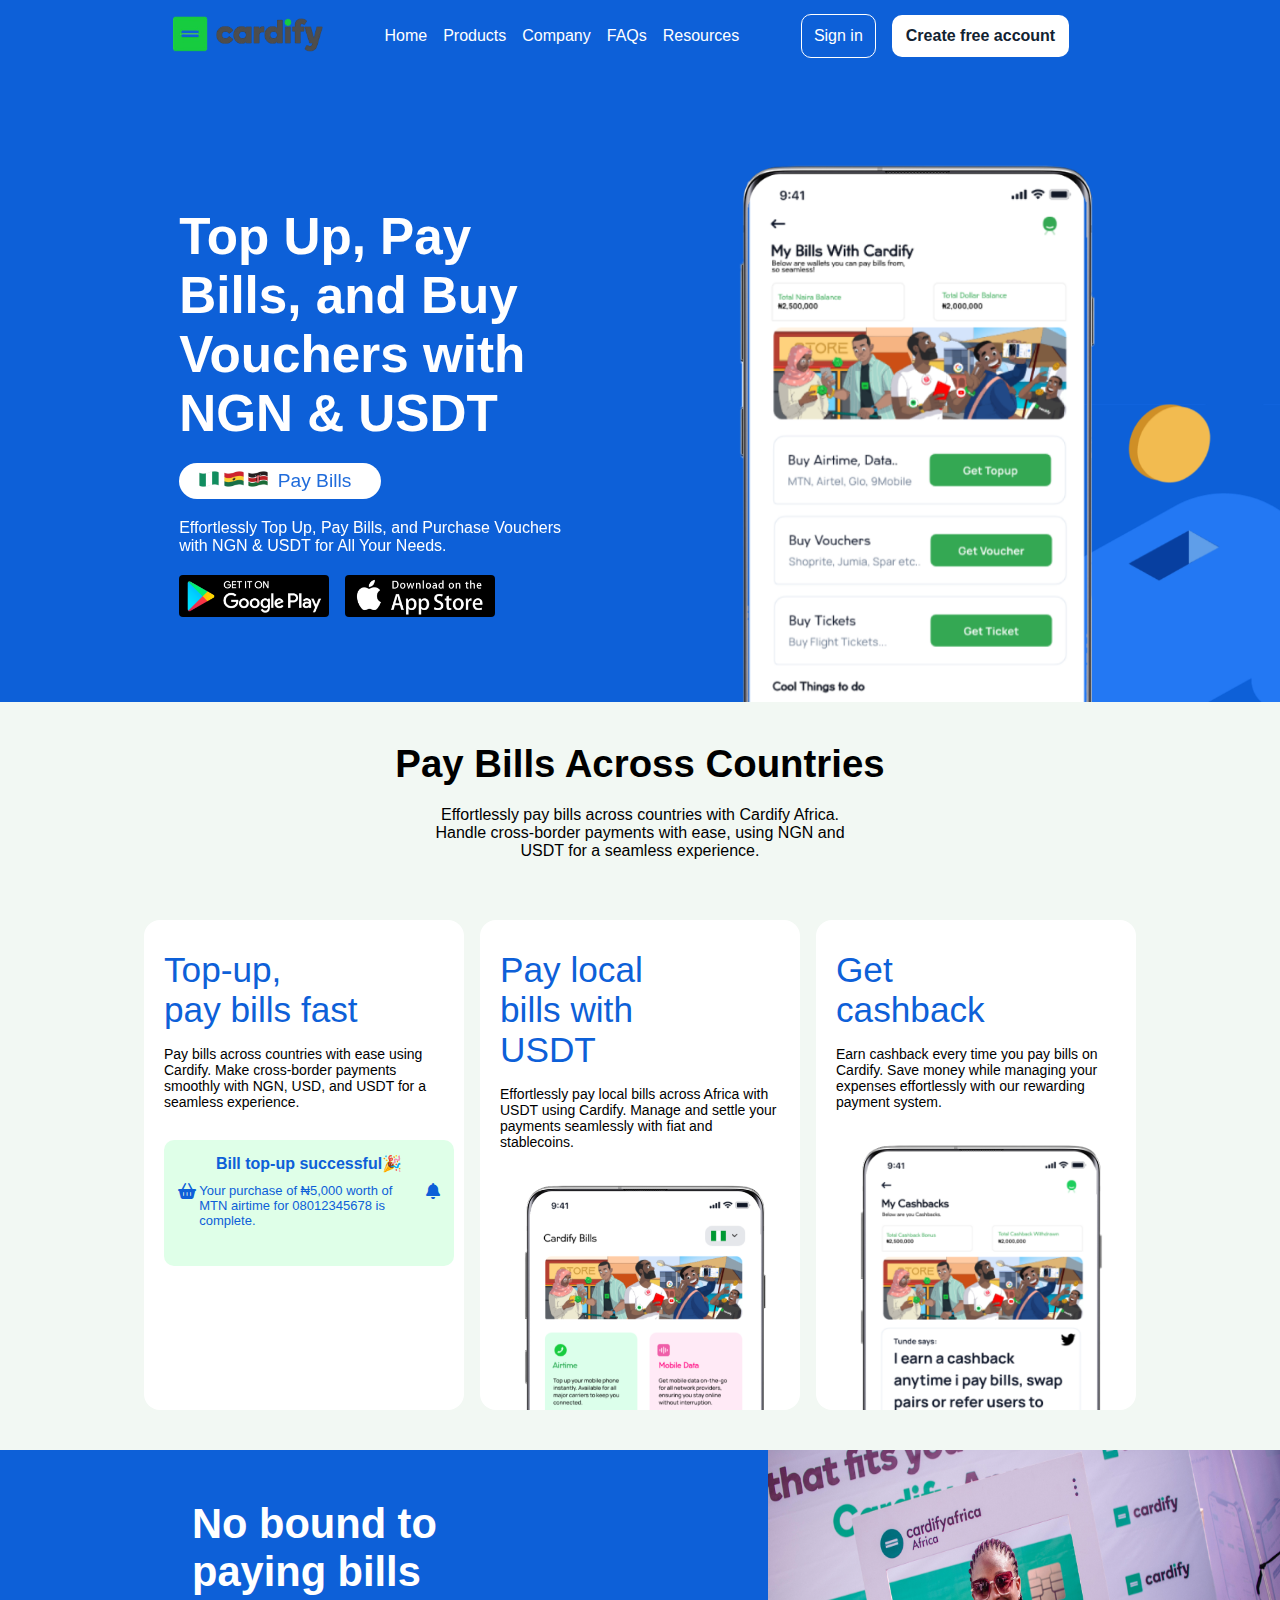
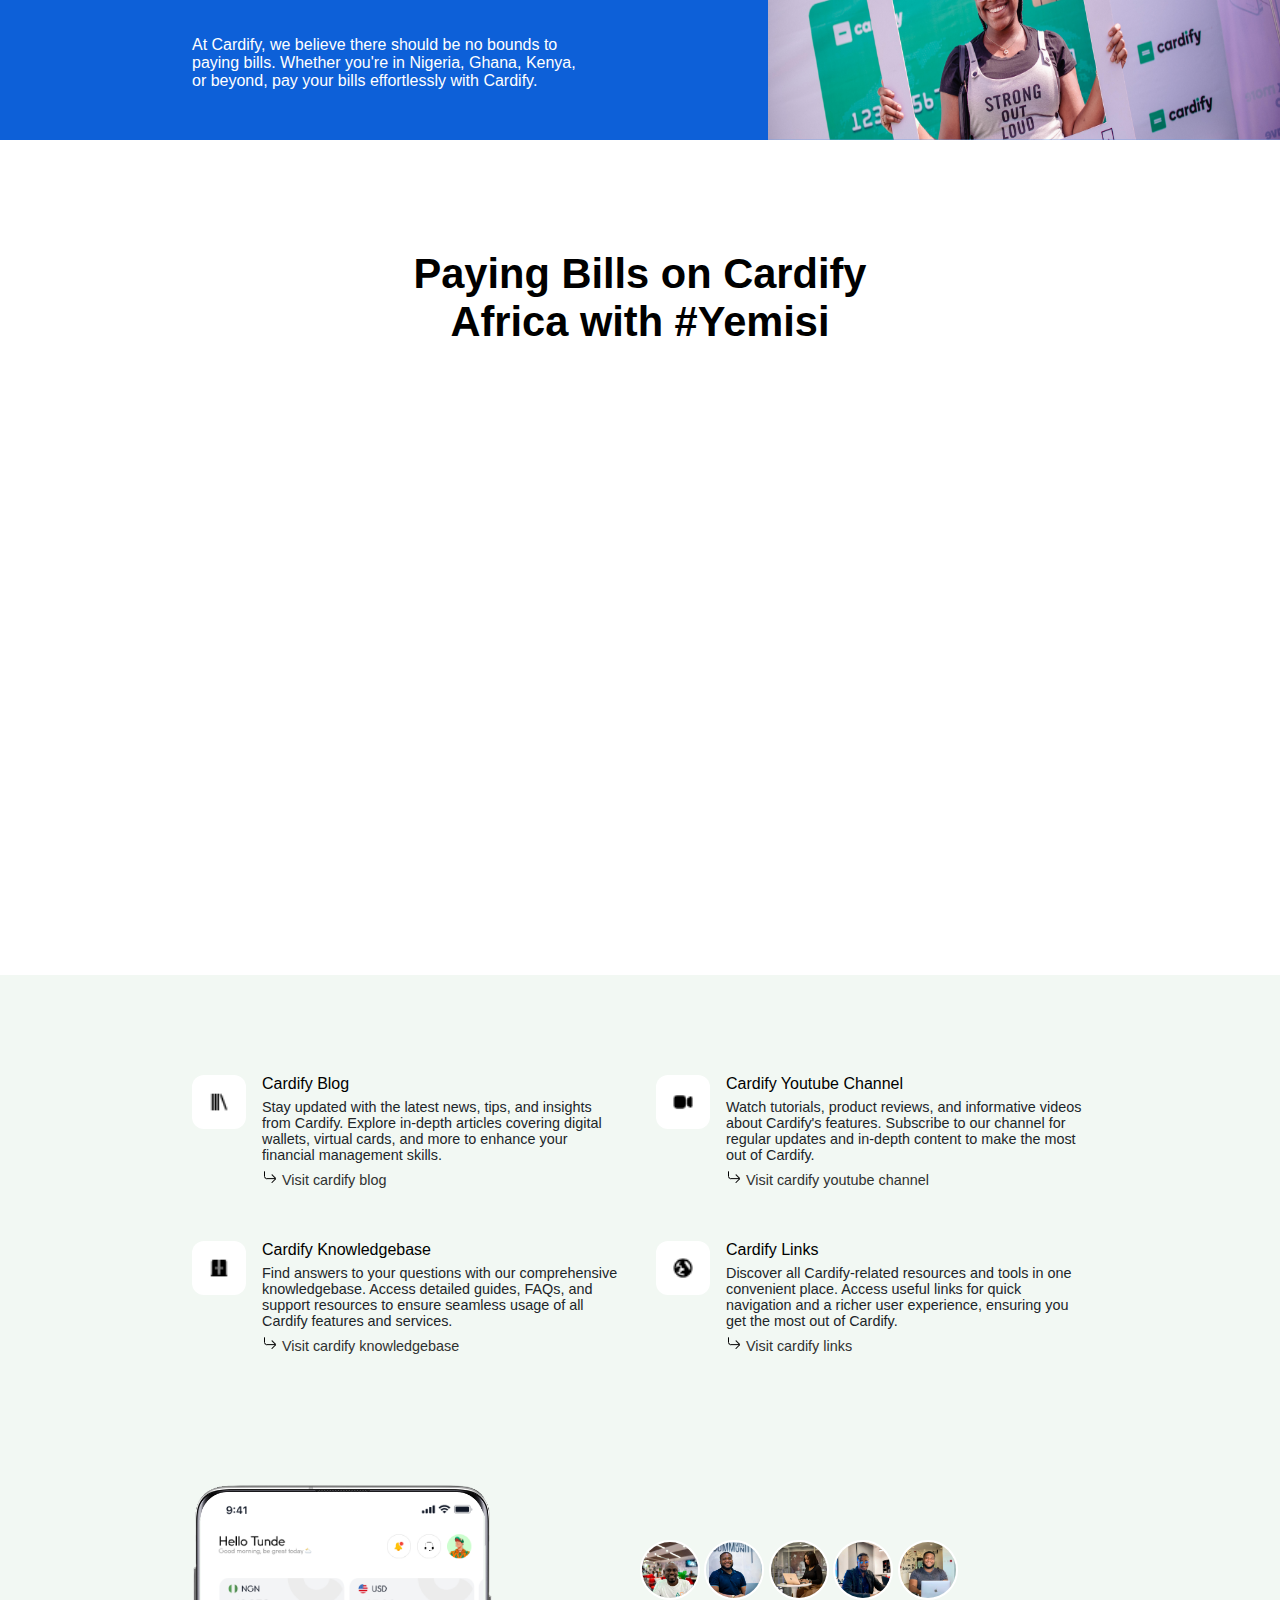
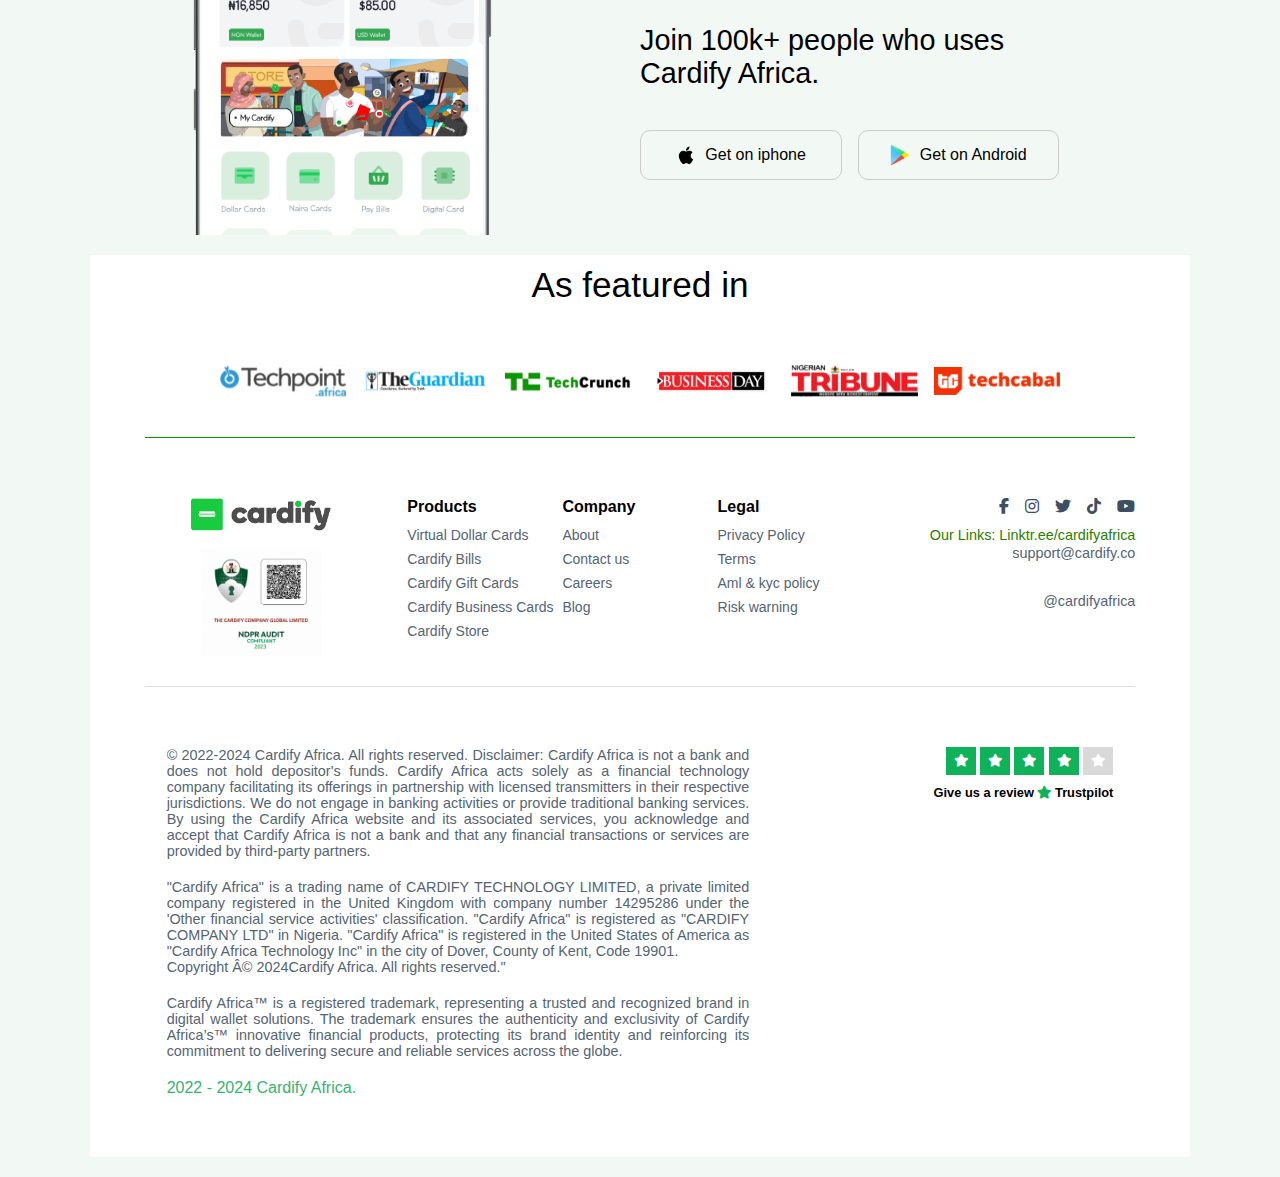
<file: otherhtmlpages/products.html>
<!DOCTYPE html>
<html lang="en">
<head>
    <meta charset="UTF-8">
    <meta name="viewport" content="width=device-width, initial-scale=1.0">
    <title>Document</title>

    <link href="https://fonts.cdnfonts.com/css/poppins" rel="stylesheet" />

    <link
      rel="stylesheet"
      href="https://cdnjs.cloudflare.com/ajax/libs/font-awesome/6.7.2/css/all.min.css"
      integrity="sha512-Evv84Mr4kqVGRNSgIGL/F/aIDqQb7xQ2vcrdIwxfjThSH8CSR7PBEakCr51Ck+w+/U6swU2Im1vVX0SVk9ABhg=="
      crossorigin="anonymous"
      referrerpolicy="no-referrer"
    />

    <link
      href="https://cdn.jsdelivr.net/npm/bootstrap@5.3.7/dist/css/bootstrap.min.css"
      rel="stylesheet"
      integrity="sha384-LN+7fdVzj6u52u30Kp6M/trliBMCMKTyK833zpbD+pXdCLuTusPj697FH4R/5mcr"
      crossorigin="anonymous"
    />

    <link rel="stylesheet" href="../othercsspages/products.css">
</head>
<body>
    
    <!-- HEADER -->

    <header>
      <nav class="nav-links">
        <a href=""
          ><img src="../images/cardify-logo.png" alt="" width="150px"
        /></a>

        <div class="menu-lists">
          <li><a href="../index.html">Home</a></li>

          <li class="product">
            <a href="">Products</a>

            <ul class="product-drop">
              <li><a href="">
                <span>Dollar Cards</span>
                <p>Create & fund dollar cards with NGN & USDT</p>
              </a></li>

              <li><a href="">
                <span>Digital Cards</span>
                <p>Get & link a digital business card</p>
              </a></li>

              <li><a href="./products.html">
                <span>Bills</span>
                <p>Pay bills with NGN & USDT</p>
              </a></li>

              <li><a href="">
                <span>Cardify Store</span>
                <p>Buy select tech gadgets and items with cardify store</p>
              </a></li>

              <li><a href="">
                <span>Gift Cards</span>
                <p>Buy & sell unused gift cards</p>
              </a></li>

              <li><a href="">
                <span>Prepaid Cards (New)</span>
                <p>Create a prepaid dollar card with USDT</p>
              </a></li>

              <li><a href="">
                <span>Foreign Bank Accounts (New)</span>
                <p>Create USD & EUR Bank account in Nigeria</p>
              </a></li>

            </ul>
          </li>

          <li class="company">
            <a href="">Company</a>
            
            <ul class="company-drop">
              <li><a href="">
                <span>About us</span>
                <p>About Cardify Africa</p>
              </a></li>

              <li><a href="./company.html">
                <span>Contact us</span>
                <p>Get in touch with Cardify Africa</p>
              </a></li>

              <li><a href="">
                <span>Career</span>
                <p>Career at Cardify Africa</p>
              </a></li>
            </ul>
          </li>

          <li><a href="./faqs.html">FAQs</a></li>

          <li class="resources">
            <a href="">Resources</a>

            <ul class="resources-drop">
              <li><a href="">
                <span>Blog</span>
                <p>Latest news, events, newsletters etc</p>
              </a></li>

              <li><a href="">
                <span>Youtube Channel</span>
                <p>Watch Cardify videos</p>
              </a></li>

              <li><a href="./resources.html">
                <span>Knowledgebase</span>
                <p>How to articles and videos</p>
              </a></li>

              <li><a href="">
                <span>Links</span>
                <p>A list of Cardify links</p>
              </a></li>

              <li><a href="">
                <span>Cardify CSR</span>
                <p>Cooperate Social Responsibility</p>
              </a></li>

              <li><a href="">
                <span>Brand Assets</span>
                <p>Official brand assets</p>
              </a></li>

              <li><a href="">
                <span>Cardify Event Videos</span>
                <p>Official brand assets</p>
              </a></li>

              <li><a href="">
                <span>Cardify Ambassadors</span>
                <p>Hey, we have the best ambassadors</p>
              </a></li>

              <li><a href="">
                <span>Human of Cardify</span>
                <p>Very human oriented</p>
              </a></li>
            </ul>
          </li>

        </div>

        <div class="btn-icons">
          <a href="" class="signin">Sign in</a>
          <a href="" class="create">Create free account</a>
          <a href=""><i class="fa-solid fa-bars"></i></a>
        </div>
      </nav>
    </header>


    <!-- HERO_SECT -->

    <section class="hero-sect">
        <div class="hero">
            <div class="hero-left">
                <h1>Top Up, Pay Bills, and Buy Vouchers with NGN & USDT</h1>
                <div class="hero-flags">
                    <div class="hero-flag">
                        <div class="flags">
                          <img src="../images/naija.png" alt="" width="20px">
                          <img src="../images/ghana.png" alt="" width="20px">
                          <img src="../images/keyan.png" alt="" width="20px">
                        </div>
                        <span>Pay Bills</span>
                    </div>
                    
                </div>
                <p>Effortlessly Top Up, Pay Bills, and Purchase Vouchers with NGN & USDT for All Your Needs.</p>
                <div class="download">
                    <img src="../images/hero-google.png" alt="" width="150px">
                    <img src="../images/hero-apple.png" alt="" width="150px">
                </div>
            </div>

            <div class="hero-right">
                <img src="../images/hero-phone-image.png" alt=""  class="phone-image">
                <img src="../images/coin bg.png" alt=""  class="coin-whistle">
            </div>
        </div>
    </section>


    <!-- SECTION TWO -->

    <section class="sect-2">
      <div class="pay-bills">
       <div class="bills-text">
         <h1>Pay Bills Across Countries</h1>
        <p class="bills-para">Effortlessly pay bills across countries with Cardify Africa. Handle cross-border payments with ease, using NGN and USDT for a seamless experience.</p>
       </div>

        <div class="bill-cards">
          <div class="bill-card">
            <h2>Top-up, <br><span>pay bills fast</span></h2>
            
            <p> Pay bills across countries with ease using Cardify. Make cross-border payments smoothly with NGN, USD, and USDT for a seamless experience.</p>

            <div class="top-up">
              <div class="top"><span>Bill top-up successful🎉</span></div>
              <div class="purchase">
                 <i class="fa-solid fa-basket-shopping"></i>
                <p>Your purchase of ₦5,000 worth of MTN airtime for 08012345678 is complete.</p>
                <i class="fa-solid fa-bell"></i>
              </div>
            </div>
          </div>

          <div class="bill-card">
            <h2>Pay local <br><span>bills with <br>USDT</span></h2>
            
            <p>Effortlessly pay local bills across Africa with USDT using Cardify. Manage and settle your payments seamlessly with fiat and stablecoins.</p>

            <div class="phone-frame1"><img src="../images/phone-image-two.png" alt="" ></div>
          </div>

          <div class="bill-card">
            <h2>Get <br><span>cashback</span></h2>
            
            <p>Earn cashback every time you pay bills on Cardify. Save money while managing your expenses effortlessly with our rewarding payment system.</p>

            <div class="phone-frame2">
              <img src="../images/phone-image-three.png" alt="" >
            </div>
          </div>
        </div>
      </div>
    </section>

    <!-- SECTION THREE -->

    <section class="sect-3">
      <div class="client-text">
         <h2>No bound to paying bills</h2>
         <p>At Cardify, we believe there should be no bounds to paying bills. Whether you're in Nigeria, Ghana, Kenya, or beyond, pay your bills effortlessly with Cardify.</p>
      </div>

      <div class="client">
        <img src="../images/smiling-client.png" alt="">
      </div>
    </section>

    <!-- SECTION FOUR -->

    <section class="sect-4">

      <h1>Paying Bills on Cardify Africa with #Yemisi</h1>

      <div class="yemisi">
        <iframe width="900" height="515" src="https://www.youtube.com/embed/uLfsJPfdHKM?si=7hetnQRmMIputOla" title="YouTube video player" frameborder="0" allow="accelerometer; autoplay; clipboard-write; encrypted-media; gyroscope; picture-in-picture; web-share" referrerpolicy="strict-origin-when-cross-origin" allowfullscreen></iframe>
      </div>
    </section>


    <!-- SECTION FIVE-->

    <section class="sect-5">

      <div class="visit-cardify">

        <div class="cardifys">
          <div>
            <img src="../images/blog-icon.png" alt="" class="cardifys-icon">
          </div>

          <div class="visit-text">
            <span>Cardify Blog</span>
            <p>Stay updated with the latest news, tips, and insights from Cardify. Explore in-depth articles covering digital wallets, virtual cards, and more to enhance your financial management skills.</p>
            <a href=""> <img src="../images/visit-icon.png" alt=""> Visit cardify blog</a>
          </div>
        </div>

        <div class="cardifys">
          <div>
            <img src="../images/channel-icon.png" alt="" class="cardifys-icon">
          </div>
          <div class="visit-text">
            <span>Cardify Youtube Channel</span>
            <p>Watch tutorials, product reviews, and informative videos about Cardify's features. Subscribe to our channel for regular updates and in-depth content to make the most out of Cardify.</p>
            <a href=""> <img src="../images/visit-icon.png" alt=""> Visit cardify youtube channel</a>
          </div>
        </div>

        <div class="cardifys">
          <div>
            <img src="../images/knowledge-icon.png" alt="" class="cardifys-icon">
          </div>
          <div class="visit-text">
            <span>Cardify Knowledgebase</span>
            <p>Find answers to your questions with our comprehensive knowledgebase. Access detailed guides, FAQs, and support resources to ensure seamless usage of all Cardify features and services.</p>
            <a href=""> <img src="../images/visit-icon.png" alt=""> Visit cardify knowledgebase</a>
          </div>
        </div>

        <div class="cardifys">
          <div class="">
            <img src="../images/link-icon.png" alt="" class="cardifys-icon">
          </div>
          <div class="visit-text">
            <span>Cardify Links</span>
            <p>Discover all Cardify-related resources and tools in one convenient place. Access useful links for quick navigation and a richer user experience, ensuring you get the most out of Cardify.</p>
            <a href=""> <img src="../images/visit-icon.png" alt=""> Visit cardify links</a>
          </div>
        </div>
      </div>
    </section>

    <!-- SECTION-SIX -->
    <section class="sect-6">
      <div class="people-container">
        <div class="people-left">
          <img src="../images/pre-footer-image-phone.png" alt="">
        </div>

        <div class="people-right">
          <div class="people-images">
            <img src="../images/people-image_1.png" alt="" class="pice-1">
            <img src="../images/people-image_2.png" alt="" class="pice-2">
            <img src="../images/people-image_3.png" alt="" class="pice-3">
            <img src="../images/people-image_4.png" alt="" class="pice-4">
            <img src="../images/people-image_5.png" alt="" class="pice-5">
          </div>

          <div class="people-text">
            <h2>Join 100k+ people who uses Cardify Africa.</h2>
          </div>

          <div class="people-links">
            <a href="" class="people-download"><img src="../images/people-apple-icon.png" alt="" width="20px"> Get on iphone</a>
            <a href="" class="people-download"><img src="../images/people-playstore-icon.png" alt="" width="20px"> Get on Android</a>
          </div>
        </div>
      </div>
    </section>

    
    <!-- FOOTER -->

    <footer>
      <div class="footer-wrap">

        <h2 class="footer-head">As featured in</h2>
      
        <div class="footer-images">
          <div class="footer-image">
            <img src="../images/techPointAfrica.png" alt="">
            <img src="../images/theGuardian.png" alt="">
            <img src="../images/techCrunch.png" alt="">
            <img src="../images/businessDay.png" alt="">
            <img src="../images/nigeriaTribune.png" alt="">
            <img src="../images/techCabal.png" alt="">
          </div>
        </div>

        <div class="footer-line1"></div>

        <div class="footer-content">

          <div class="footer-brand">
            <img src="../images/cardify-logo.png" alt="" width="140px">
            <img src="../images/Audit-Cut.png" alt="" width="120px">
          </div>

          
          <div class="footer-links">
            <div class="footer-products">
            <p>Products</p>
            <li><a href="">Virtual Dollar Cards</a></li>
            <li><a href="">Cardify Bills</a></li>
            <li><a href="">Cardify Gift Cards</a></li>
            <li><a href="">Cardify Business Cards</a></li>
            <li><a href="">Cardify Store</a></li>
          </div>

          <div class="footer-company">
            <p>Company</p>
            <li><a href="">About</a></li>
            <li><a href="">Contact us</a></li>
            <li><a href="">Careers</a></li>
            <li><a href="">Blog</a></li>
          </div>

          <div class="footer-legal">
            <p>Legal</p>
            <li><a href="">Privacy Policy</a></li>
            <li><a href="">Terms</a></li>
            <li><a href="">Aml & kyc policy</a></li>
            <li><a href="">Risk warning</a></li>
          </div>
          </div>
          

          
         

          <div class="footer-social">
            <div class="footer-icons">
              <a href="" class="footer-icon"><i class="fa-brands fa-facebook-f"></i></a>
              <a href="" class="footer-icon"><i class="fa-brands fa-instagram"></i></a>
              <a href="" class="footer-icon"><i class="fa-brands fa-twitter"></i></a>
              <a href="" class="footer-icon"><i class="fa-brands fa-tiktok"></i></a>
              <a href="" class="footer-icon"><i class="fa-brands fa-youtube"></i></a>
            </div>
            <a href="" class="linktree">Our Links: Linktr.ee/cardifyafrica</a> <br>
            <a href="" class="support">support@cardify.co</a><br>

            <li class="cardi-afri"><a href="" class="africa">@cardifyafrica</a></li>
          </div>

        </div>

        <div class="footer-line2"></div>

        <div class="footer-info">

          <div class="footer-text">
            <p>© 2022-2024 Cardify Africa. All rights reserved. Disclaimer: Cardify Africa is not a bank and does not hold depositor's funds. Cardify Africa acts solely as a financial technology company facilitating its offerings in partnership with licensed transmitters in their respective jurisdictions. We do not engage in banking activities or provide traditional banking services. By using the Cardify Africa website and its associated services, you acknowledge and accept that Cardify Africa is not a bank and that any financial transactions or services are provided by third-party partners.</p>

            <p>"Cardify Africa" is a trading name of CARDIFY TECHNOLOGY LIMITED, a private limited company registered in the United Kingdom with company number 14295286 under the 'Other financial service activities' classification. "Cardify Africa" is registered as "CARDIFY COMPANY LTD" in Nigeria. "Cardify Africa" is registered in the United States of America as "Cardify Africa Technology Inc" in the city of Dover, County of Kent, Code 19901. <br>
            Copyright Â© 2024Cardify Africa. All rights reserved."</p>

            <p>Cardify Africa™ is a registered trademark, representing a trusted and recognized brand in digital wallet solutions. The trademark ensures the authenticity and exclusivity of Cardify Africa’s™ innovative financial products, protecting its brand identity and reinforcing its commitment to delivering secure and reliable services across the globe.</p>
            
            <span>2022 - 2024 Cardify Africa.</span>
          </div>

          <div class="footer-review">
            <div class="footer-stars">
              <i class="fa-solid fa-star"></i>
              <i class="fa-solid fa-star"></i>
              <i class="fa-solid fa-star"></i>
              <i class="fa-solid fa-star"></i>
              <span><i class="fa-solid fa-star"></i></span>
            </div>
            <p>Give us a review <i class="fa-solid fa-star"></i> Trustpilot</p>
          </div>
        </div>
      </div>
    </footer>
</body>
<script
    src="https://cdn.jsdelivr.net/npm/bootstrap@5.3.7/dist/js/bootstrap.bundle.min.js"
    integrity="sha384-ndDqU0Gzau9qJ1lfW4pNLlhNTkCfHzAVBReH9diLvGRem5+R9g2FzA8ZGN954O5Q"
    crossorigin="anonymous"
  ></script>
</html>
</file>
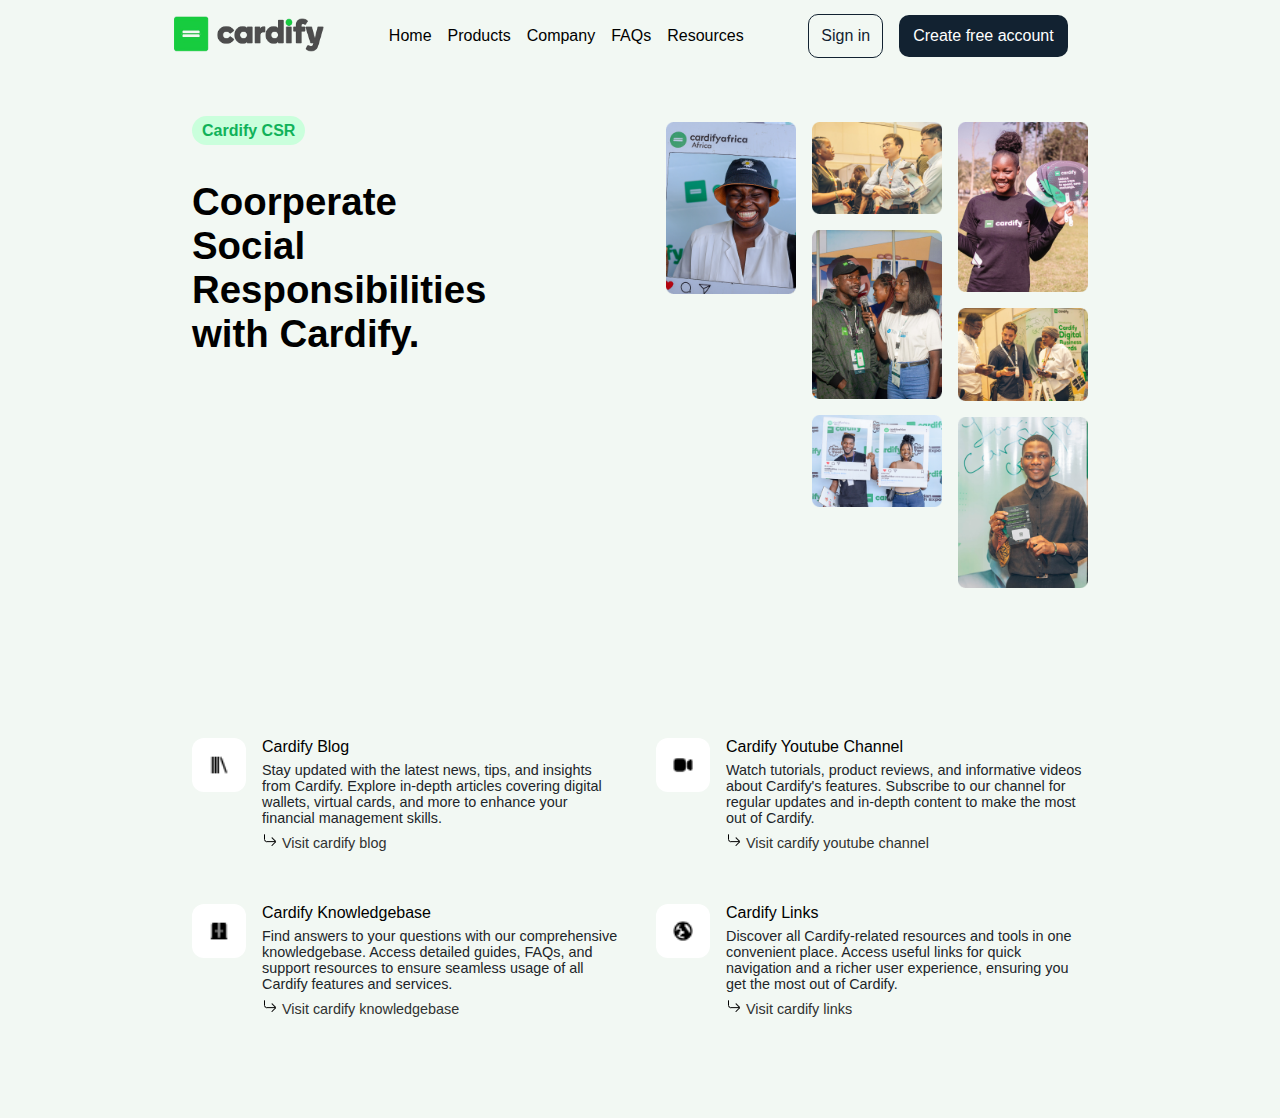
<file: otherhtmlpages/resources.html>
<!DOCTYPE html>
<html lang="en">
<head>
    <meta charset="UTF-8">
    <meta name="viewport" content="width=device-width, initial-scale=1.0">
    <title>Document</title>

    <link href="https://fonts.cdnfonts.com/css/poppins" rel="stylesheet" />

    <link
      rel="stylesheet"
      href="https://cdnjs.cloudflare.com/ajax/libs/font-awesome/6.7.2/css/all.min.css"
      integrity="sha512-Evv84Mr4kqVGRNSgIGL/F/aIDqQb7xQ2vcrdIwxfjThSH8CSR7PBEakCr51Ck+w+/U6swU2Im1vVX0SVk9ABhg=="
      crossorigin="anonymous"
      referrerpolicy="no-referrer"
    />

    <link
      href="https://cdn.jsdelivr.net/npm/bootstrap@5.3.7/dist/css/bootstrap.min.css"
      rel="stylesheet"
      integrity="sha384-LN+7fdVzj6u52u30Kp6M/trliBMCMKTyK833zpbD+pXdCLuTusPj697FH4R/5mcr"
      crossorigin="anonymous"
    />

    <link rel="stylesheet" href="../othercsspages/resources.css">
</head>
<body>
    
    <!-- HEADER -->

    <header>
      <nav class="nav-links">
        <a href=""
          ><img src="../images/cardify-logo.png" alt="" width="150px"
        /></a>

        <div class="menu-lists">
          <li><a href="../index.html">Home</a></li>
          <li><a href="">Products</a></li>
          <li><a href="">Company</a></li>
          <li><a href="./faqs.html">FAQs</a></li>
          <li><a href="./resources.html">Resources</a></li>
        </div>

        <div class="btn-icons">
          <a href="" class="signin">Sign in</a>
          <a href="" class="create">Create free account</a>
          <a href=""><i class="fa-solid fa-bars"></i></a>
        </div>
      </nav>
    </header>


    <!-- HERO-SECT -->

    <section class="hero-sect">
        <div class="csr">
            <div class="csr-text">
                <div class="cardify-csr">
                    <span>Cardify CSR</span>
                </div>
                <h1>Coorperate Social Responsibilities with Cardify.</h1>
            </div>

            <div class="csr-images">
                <div class="csr-image">
                    <img src="../images/image-1.png" alt="">
                </div>

                <div class="csr-image">
                    <img src="../images/image-2.png" alt="">
                    <img src="../images/image-3.png" alt="">
                    <img src="../images/image-4.png" alt="">
                </div>

                <div class="csr-image">
                    <img src="../images/image-5.png" alt="">
                    <img src="../images/image-6.png" alt="">
                    <img src="../images/image-7.png" alt="">
                </div>
            </div>
        </div>
    </section>

    <!-- SECTION TWO -->

    <section class="sect-2">

      <div class="visit-cardify">

        <div class="cardifys">
          <div>
            <img src="../images/blog-icon.png" alt="" class="cardifys-icon">
          </div>

          <div class="visit-text">
            <span>Cardify Blog</span>
            <p>Stay updated with the latest news, tips, and insights from Cardify. Explore in-depth articles covering digital wallets, virtual cards, and more to enhance your financial management skills.</p>
            <a href=""> <img src="../images/visit-icon.png" alt=""> Visit cardify blog</a>
          </div>
        </div>

        <div class="cardifys">
          <div>
            <img src="../images/channel-icon.png" alt="" class="cardifys-icon">
          </div>
          <div class="visit-text">
            <span>Cardify Youtube Channel</span>
            <p>Watch tutorials, product reviews, and informative videos about Cardify's features. Subscribe to our channel for regular updates and in-depth content to make the most out of Cardify.</p>
            <a href=""> <img src="../images/visit-icon.png" alt=""> Visit cardify youtube channel</a>
          </div>
        </div>

        <div class="cardifys">
          <div>
            <img src="../images/knowledge-icon.png" alt="" class="cardifys-icon">
          </div>
          <div class="visit-text">
            <span>Cardify Knowledgebase</span>
            <p>Find answers to your questions with our comprehensive knowledgebase. Access detailed guides, FAQs, and support resources to ensure seamless usage of all Cardify features and services.</p>
            <a href=""> <img src="../images/visit-icon.png" alt=""> Visit cardify knowledgebase</a>
          </div>
        </div>

        <div class="cardifys">
          <div class="">
            <img src="../images/link-icon.png" alt="" class="cardifys-icon">
          </div>
          <div class="visit-text">
            <span>Cardify Links</span>
            <p>Discover all Cardify-related resources and tools in one convenient place. Access useful links for quick navigation and a richer user experience, ensuring you get the most out of Cardify.</p>
            <a href=""> <img src="../images/visit-icon.png" alt=""> Visit cardify links</a>
          </div>
        </div>
      </div>
    </section>

</body>
<script
    src="https://cdn.jsdelivr.net/npm/bootstrap@5.3.7/dist/js/bootstrap.bundle.min.js"
    integrity="sha384-ndDqU0Gzau9qJ1lfW4pNLlhNTkCfHzAVBReH9diLvGRem5+R9g2FzA8ZGN954O5Q"
    crossorigin="anonymous"
  ></script>
</html>
</file>
<file: othercsspages/company.css>
*{
    margin: 0;
    padding: 0;
    box-sizing: border-box;
    list-style-type: none;
    font-family: 'Poppins', sans-serif;
}


/* HEADER */

header{
    background-color: #f2f8f3;
}

.nav-links{
    width: 80%;
    margin: auto;
    display: flex;
    justify-content: space-around;
    align-items: center;
    padding: 14px;
}

.menu-lists{
    display: flex;
    align-items: center;
    gap: 1em;
}

.menu-lists li a{
    text-decoration: none;
    color: #000000;
    font-size: 1em;
}

.btn-icons{
    display: flex;
    align-items: center;
    gap: 1em;
}

.signin{
    text-decoration: none;
    border: 1px solid #122231;
    color: #122231;
    font-size: 1em;
    font-weight: 400;
    padding: 12px 12px;
    border-radius: 10px;
}

.create{
    text-decoration: none;
    background-color: #122231;
    color: #FFFFFF;
    padding: 12px 14px;
    font-size: 1em;
    font-weight:500;
    border-radius: 10px;
}

.fa-bars{
    text-decoration: none;
    color: #122231;
    font-size: 1.6em;
    visibility: hidden;
}
/* HEADER MEDIA QUERY */

@media(max-width: 1167px){
    .nav-links{
        width: 100%;
        justify-content: space-between;
    }
}

@media(max-width: 966px){
    .nav-links{
        padding: 20px 26px;
    }
    .menu-lists{
        display: none;
    }

    .signin{
        display: none;
    }

    .create{
        display: none;
    }

    .fa-bars{
        visibility: visible;
    }
}


/* HERO-SECT */
.hero-sect{
    background-color: #f2f8f3;
    padding: 100px 0;
    position: relative;
}

.contact{
    width: 60%;
    margin: auto;
    text-align: center;
    padding: 10px 0;
}

.yours{
    background-color: #CAFFDC;
    color: #10B259;
    font-size: 1em;
    padding: 6px 14px;
    border-radius: 16px;
}

.yours a{
    color: #1BB660;
    text-decoration: none;
    font-weight:600;
    font-size: 1em;
}

.contact h1{
    color: #000000;
    font-weight: 540;
    /* font-size: 2.6em; */
    margin-top: 30px;
    margin-bottom: 70px;
}

.contact h1 span{
    color: #1BB660;
}

@media(max-width: 1070px){
    .contact{
        width: 70%;
    }
}

@media(max-width: 790px){
    .contact{
        width: 76%;
    }

    .contact h1{
        font-size: 2em;
    }
}

@media(max-width: 670px){
    .contact{
        width: 82%;
    }
}

@media(max-width: 600px){
    .contact{
        width: 94%;
    }
    .yours{
        padding: 6px 10px;
        font-size: 13px;
    }

    .yours a{
        font-size: 12px;
    }
    .contact h1{
        font-size: 1.6em;
    }
    .contact img{
        width: 300px;
    }
}

@media(max-width: 400px){
    .contact img{
        width: 260px;
    }
}


/* SECT-2 */

.sect-2{
    background-color: #f2f8f3;
    padding: 70px 0;
}

.visit-cardify{
    width: 70%;
    margin: auto;
    display: grid;
    grid-template-columns: 1fr 1fr;
    gap: 2em;
    padding: 20px 0;
}

.cardifys{
    padding: 10px 0;
    display: flex;
    gap: 1em;
}

.cardifys-icon{
    background-color: white;
    padding: 16px;
    border-radius: 12px;
    width: 54px;
}

.visit-text span{
    color: #000000;
    font-size: 1em;
    font-weight: 500;
}
.visit-text p{
    font-size: .9em;
    color: #212529;
    margin-top:6px;
    margin-bottom: 6px;
}
.visit-text a{
    font-size: .9em;
    text-decoration: none;
    color: #303231;
    font-weight: 500;
}


/* SECT-2-MEDIA-QUERY */

@media(max-width: 1118px){
    .visit-cardify{
        width: 80%;
    }
}

@media(max-width: 950px){
    .sect-2{
        padding: 70px 10px;
    }
    .visit-cardify{
        width: 100%;
    }

    .cardifys-icon{
        padding: 14px;
        width:50px;
    }
}

@media(max-width: 770px){

    .visit-cardify{
        grid-template-columns: 2fr;
    }
}

/* SECT-3 */

.sect-3{
    border: 2px solid black;
    background-color: #f2f8f3;
    padding: 30px 0 0 0;
}

.people-container{
    /* border: 2px solid red; */
    width: 60%;
    margin: auto;
    display: grid;
    grid-template-columns: 1fr 1fr;
    align-items: center;
}

.people-left{
    /* border: 2px solid blue; */
    height: 350px;
    overflow: hidden;
}

.people-left img{
    max-width: 300px;
    transform: translateY(0%);
}
.people-right{
    /* border: 2px solid green; */
     max-width: 450px;
}


.people-images img{
    width: 60px;
   height: 60px;
   border-radius: 50%;
  object-fit: cover;
  border: 2px solid white;
}

.pic-1{
    border: 3px solid white;
    border-radius: 50%;
    position: sticky;
}

.pic-2{
    border: 3px solid white;
    border-radius: 50%;
    position: sticky;
    left: 46px;
}

.pic-3{
    border: 2px solid white;
    border-radius: 50%;
    position: sticky;
    left: 94px;
}

.pic-4{
    border: 2px solid white;
    border-radius: 50%;
    position: sticky;
    left: 142px;
}

.pic-5{
    border: 2px solid white;
    border-radius: 50%;
    position: sticky;
    left: 190px;
}

.people-text{
    margin-top: 20px;
    margin-bottom: 40px;
}

.people-text h2{
    font-size: 1.8rem;
  font-weight: 500;
  margin-bottom: 1.5rem;
  color: #000;
}

.people-links{
    display: flex;
    gap: 1rem;
}
.people-download{
    padding: 14px 0;
  border-radius: 10px;
  text-decoration: none;
  font-weight: 400;
  border: 1px solid #ccc;
  color: black;
    width: 45%;
    display: flex;
    justify-content: center;
    gap: .6em;
    align-items: center;
}


/* SECT-3-MEDIA-QUERY */
@media(max-width: 1300px){
    .people-container{
        width: 70%;
    }
}

@media(max-width: 1020px){
    .people-container{
        width: 76%;
    }
}

@media(max-width: 970px){
    .people-container{
        width: 90%;
    }

    .people-text h2{
        font-size: 1.4rem;
    }
}

@media(max-width: 800px){
    .people-container{
        grid-template-columns: 1fr;
        justify-content: center;
        text-align: center;
    }

    .people-right{
        order: 1;
        max-width: 100%;
        margin-bottom: 60px;
    }

    .pic-1{
        position: sticky;
        left: 158px;
    }
    .pic-2{
        position: sticky;
        left: 246px;
    }

    .pic-3{
        position: sticky;
        left: 334px;
    }

    .pic-4{
        position: sticky;
        left: 382px;
    }

    .pic-5{
        position: sticky;
        left: 430px;
    }
    .people-text h2{
        font-weight: 600;
    }

    .people-links{
        justify-content: center;
    }

    .people-download{
        max-width: 180px;
        padding: 14px 0;
        gap: .4em;
    }
    .people-left{
        order: 2;
    }
}

@media(max-width: 720px){
    .pic-1{
        left: 180px;
    }
    .pic-2{
        left: 232px;
    }

    .pic-3{
        left: 280px;
    }

    .pic-4{
        left: 328px;
    }

    .pic-5{
        left: 376px;
    }
}

@media(max-width: 670px){
    .pic-1{
        left: 130px;
    }
    .pic-2{
        left: 182px;
    }

    .pic-3{
        left: 230px;
    }

    .pic-4{
        left: 278px;
    }

    .pic-5{
        left: 326px;
    }
}

@media(max-width: 600px){

    .people-text h2{
        font-size: 1.2rem;
    }
    .people-images img{
        max-width: 50px;
        max-height: 50px;
    }

    .people-download{
        font-size: .8em;
        max-width: 160px;
    }
}

@media(max-width: 580px){
    .pic-1{
        left: 80px;
    }
    .pic-2{
        left: 132px;
    }

    .pic-3{
        left: 180px;
    }

    .pic-4{
        left: 228px;
    }

    .pic-5{
        left: 276px;
    }
}

@media(max-width: 475px){
    .pic-1{
        left: 30px;
    }
    .pic-2{
        left: 82px;
    }

    .pic-3{
        left: 130px;
    }

    .pic-4{
        left: 178px;
    }

    .pic-5{
        left: 226px;
    }
}

@media(max-width: 450px){

    .people-left{
        height: 310px;
    }
    .people-left img{
        max-width: 250px;
        transform: translateY(5%);
    }

    .people-right{
        margin-bottom: 10px;
    }
}
@media(max-width: 400px){
    .people-links{
        flex-direction: column;
        justify-content: center;
        border: 2px solid red;
        max-width: 160px;
        margin: auto;
        /* text-align: center; */
    }

    .people-download{
        width: 100%;
    }
}

@media(max-width: 375px){
    .people-images img{
        width: 50px;
        height: 50px;
    }
     .pic-1{
        left: -20px;
    }
    .pic-2{
        left: 32px;
    }

    .pic-3{
        left: 80px;
    }

    .pic-4{
        left: 128px;
    }

    .pic-5{
        left: 176px;
    }
}


/* FOOTER */
footer{
    border: 2px solid red;
    padding: 20px 0;
    background-color: #f2f8f3;
}

.footer-wrap{
    border: 2px solid blue;
    width: 86%;
    margin: auto;
    background-color: #FFFFFF;
    padding: 30px 0;
}

.footer-head{
    text-align: center;
    color: #000000;
    font-size: 2.2em;
    font-weight: 500;
    margin-bottom: 20px;
}

.footer-images{
    width: 80%;
    margin: auto;
     background-color: white;
      padding: 40px 20px;
      display: flex;
      justify-content: center;
}

.footer-image{
    display: grid;
      grid-template-columns: repeat(auto-fit, minmax(120px, 1fr));
      gap: 1em;
      align-items: center;
      justify-content: center;
      justify-items: center;
      text-align: center;
      max-width: 1000px;
      width: 100%;
}

.footer-image img{
    max-width: 100%;
      height: auto;
      object-fit: contain;
      max-height: 60px;
}

.footer-line1{
    border-top: thin solid #0A9600;
    width: 90%;
    margin: auto;
}

/* FOOTER-IMAGE-MEDIA-QUERY */

@media(max-width: 970px){
    .footer-wrap{
        width: 100%;
    }
    .footer-images{
        width: 80%
    }
}

@media(max-width: 550px){
    .footer-images{
        width: 88%;
    }
}

/* FOOTER-INFOS */


.footer-infos{
    border: 2px solid red;
   
    width: 90%;
    margin: auto;
    display: flex;
    justify-content: space-between;
    padding: 40px 0;
}

.footer-left{
    display: flex;
    gap: 2.6em;
}

.footer-logo{
    display: grid;
    align-items: center;
    gap: 1em;
}

.footer-products p, .footer-company p, .footer-legal p{
    color: #000000;
    font-size: 1em;
    font-weight: 500;
    margin-bottom: 10px;
}

.footer-products li, .footer-company li, .footer-legal li{
    margin-bottom: 6px;
}
.footer-products li a, .footer-company li a, .footer-legal li a{
    text-decoration: none;
    color: #556473;
    font-size: 1em;
}

.footer-right{
    display: flex;
}
.footer-icons{
    text-align: end;
}

.footer-icon{
    display: flex;
    justify-content: end;
    gap: 1em;
    margin-bottom: 10px;
}

.footer-brand{
    font-size: 1em;
    color: #3D4F60;
}

.linktree{
    color: #298000;
    font-size: 1em;
    text-decoration: none;
}

.support{
    color: #556473;
    text-decoration: none;
    font-size: 1em;
}

.cardi-afri{
    margin-top: 30px;
}
.africa{
    color: #556473;
    text-decoration: none;
    font-size: 1em;
}
</file>
<file: othercsspages/faqs.css>
*{
    margin: 0;
    padding: 0;
    box-sizing: border-box;
    list-style-type: none;
    font-family: 'Poppins', sans-serif;
}


/* HEADER */

header{
    background-color: #ffff;
    box-shadow: 0px 4px 10px 0px rgba(0, 0, 0, 0.2);
    margin-bottom: 30px;
}

.nav-links{
    width: 80%;
    margin: auto;
    display: flex;
    justify-content: space-around;
    align-items: center;
    padding: 14px;
}

.menu-lists{
    display: flex;
    align-items: center;
    gap: 1em;
}

.menu-lists li a{
    text-decoration: none;
    color: #000000;
    font-size: 1em;
}

.btn-icons{
    display: flex;
    align-items: center;
    gap: 1em;
}

.signin{
    text-decoration: none;
    border: 1px solid #122231;
    color: #122231;
    font-size: 1em;
    font-weight: 400;
    padding: 12px 12px;
    border-radius: 10px;
}

.create{
    text-decoration: none;
    background-color: #122231;
    color: #FFFFFF;
    padding: 12px 14px;
    font-size: 1em;
    font-weight:500;
    border-radius: 10px;
}

.fa-bars{
    text-decoration: none;
    color: #122231;
    font-size: 1.6em;
    visibility: hidden;
}
/* HEADER MEDIA QUERY */

@media(max-width: 1167px){
    .nav-links{
        width: 100%;
        justify-content: space-between;
    }
}

@media(max-width: 966px){
    .nav-links{
        padding: 20px 26px;
    }
    .menu-lists{
        display: none;
    }

    .signin{
        display: none;
    }

    .create{
        display: none;
    }

    .fa-bars{
        visibility: visible;
    }
}


/* HERO-SECT */
.hero-sect{ 
    padding: 100px 0;
}

.hero{
    width: 50%;
    margin: auto;
    display: flex;
    flex-direction: column;
    align-items: center;
    text-align: center;
}
.hero-sect h1{
    font-size: 2.2rem;
    font-weight: 600;
    margin-bottom: 20px;
    color: #000000;
}

.check-faqs{
    width: 100%;
    padding: 12px 20px;
    border: 2px solid #EEF0F2; /* green border */
    border-radius: 6px;
    font-size: 1em;
    outline: none;
    /* box-shadow: 0 2px 4px rgba(0, 0, 0, 0.05); */
}


/* HERO-MEDIA-QUERY */

@media(max-width: 1291px){
    .hero{
        width:60%;
    }
}
@media(max-width: 1000px){
    .hero{
        width: 80%;
    }

    .hero-sect h1{
        font-size: 1.6em;
        font-weight: 500;
    }

    .check-faqs{
        width: 100%;
        font-size: .8em;
    }
}

@media(max-width: 580px){
    .hero{
        width: 90%;
    }
}


/* SECT-2*/

.sect-2{
    background-color: #f2f8f3;
    padding: 60px 10px;
}

.about-cardify{
    width: 70%;
    padding: 10px;
    margin: auto;
    /* height: 60vh; */
}

.list-group{
    border: none;
    background-color: #FFFFFF;
    padding: 10px;
    border-radius: 16px;
    height: 100%;
}
.list-group-item {
    color: #000000;
    border: none;
    border-radius: 4px !important; 
    margin-bottom: 10px;
    font-size: 1em;
    font-weight: 500;
    
}

.list-group-item:not(.active):hover{
    /* transition: background-color 0.2s ease; */
  background-color: #CFF0DE;
  color: #10B566;
}

.list-group-item.active {
      background-color: #00b14f;
      color: white;
      /* font-weight: bold; */
}

.tab-pane {
    padding-left: 10px;
}

.accordion{
    --bs-accordion-bg: none;
    --bs-accordion-active-color: #052C65;
    --bs-accordion-active-bg: none;
    --bs-accordion-btn-focus-box-shadow:none;
}

.accordion-item{
    margin-bottom: 10px;
}

.accordion-button{
    font-size: .6em;
    font-weight: 500;
    border-bottom: 1px solid #E8EDEC;
    color: #24282C;
}




/* SECT-2-MEDIA-Query */
@media(max-width: 1290px){
    .about-cardify{
        width: 80%;
    }
}

@media(max-width: 1080px){
    .about-cardify{
        width: 90%;
    }
}

@media(max-width: 900px){
    .about-cardify{
        width: 98%;
    }
}

@media(max-width: 753px){
    .about-cardify{
        padding: 0;
    }

    .list-group {
    display: grid;
    grid-template-columns: 1fr 1fr 1fr;
    border-radius: 8px;
    padding: 10px;
    box-shadow: 0 0 10px rgba(0,0,0,0.05);
  }

   .list-group-item {
    text-align: center;
    border-radius: 8px;
    border: none;
    font-size: .6em;
    transition: background-color 0.3s ease;
  }
}

@media(max-width: 560px){
    .list-group{
        grid-template-columns: 1fr 1fr;
    }
}



/* SECT-3 */

.sect-3{
    background-color: #f2f8f3;
    padding: 70px 0;
}

.visit-cardify{
    width: 70%;
    margin: auto;
    display: grid;
    grid-template-columns: 1fr 1fr;
    gap: 2em;
    padding: 20px 0;
}

.cardifys{
    padding: 10px 0;
    display: flex;
    gap: 1em;
}

.cardifys-icon{
    background-color: white;
    padding: 16px;
    border-radius: 12px;
    width: 54px;
}

.visit-text span{
    color: #000000;
    font-size: 1em;
    font-weight: 500;
}
.visit-text p{
    font-size: .9em;
    color: #212529;
    margin-top:6px;
    margin-bottom: 6px;
}
.visit-text a{
    font-size: .9em;
    text-decoration: none;
    color: #303231;
    font-weight: 500;
}


/* SECT-3-MEDIA-QUERY */

@media(max-width: 1118px){
    .visit-cardify{
        width: 80%;
    }
}

@media(max-width: 950px){
    .sect-3{
        padding: 70px 10px;
    }
    .visit-cardify{
        width: 100%;
    }

    .cardifys-icon{
        padding: 14px;
        width:50px;
    }
}

@media(max-width: 770px){

    .visit-cardify{
        grid-template-columns: 2fr;
    }
}
</file>
<file: othercsspages/products.css>
*{
    margin: 0;
    padding: 0;
    box-sizing: border-box;
    list-style-type: none;
    font-family: 'Poppins', sans-serif;
}


/* HEADER */

header{
    background-color: #0D60D8;
}

.nav-links{
    width: 80%;
    margin: auto;
    display: flex;
    justify-content: space-around;
    align-items: center;
    padding: 14px;
}

.menu-lists{
    display: flex;
    align-items: center;
    gap: 1em;
}

.menu-lists li a{
    text-decoration: none;
    color: #FFFFFF;
    font-size: 1em;
}

.btn-icons{
    display: flex;
    align-items: center;
    gap: 1em;
}

.signin{
    text-decoration: none;
    border: 1px solid #FFFFFF;
    color: #FFFFFF;
    font-size: 1em;
    font-weight: 400;
    padding: 12px 12px;
    border-radius: 10px;
}

.create{
    text-decoration: none;
    background-color: #FFFFFF;
    color: #122231;
    padding: 12px 14px;
    font-size: 1em;
    font-weight:600;
    border-radius: 10px;
}

.fa-bars{
    text-decoration: none;
    color: #122231;
    font-size: 1.6em;
    visibility: hidden;
}

.product, .company, .resources{
    position: relative;
}

.product-drop{
    position: absolute;
    left: -240px;
    background-color: #FFFFFF;
    border-radius: 10px;
    display: grid;
    grid-template-columns: repeat(2, 230px);
    box-shadow: 0 4px 12px rgba(0,0,0,0.1);
    z-index: 999;
    padding: 10px 10px 10px 30px;
    visibility: hidden;
}

.product-drop li, .company-drop li, .resources-drop li{
    padding: 10px 10px 0 10px;
}
.product-drop li a span, .company-drop li a span, .resources-drop li a span{
    font-weight: 600;
    color: #000000;
}

.product-drop li p, .company-drop li p, .resources-drop li p{
    color: #2c2a2a;
    font-size: .8em;
}

.product-drop li:hover, .company-drop li:hover, .resources-drop li:hover{
    background-color: #F8F8F8;
}

.product:hover .product-drop{
    visibility: visible;
}

.company-drop{
    position: absolute;
    left: -200px;
    background-color: #FFFFFF;
    border-radius: 10px;
    display: grid;
    grid-template-columns: repeat(2, 230px);
    box-shadow: 0 4px 12px rgba(0,0,0,0.1);
    z-index: 999;
    padding: 10px 10px 10px 30px;
    visibility: hidden;
}

.company:hover .company-drop{
    visibility: visible;
}

.resources-drop{
    position: absolute;
    left: -310px;
    background-color: #FFFFFF;
    border-radius: 10px;
    display: grid;
    grid-template-columns: repeat(2, 230px);
    box-shadow: 0 4px 12px rgba(0,0,0,0.1);
    z-index: 999;
    padding: 10px 10px 10px 30px;
    visibility: hidden;
}

.resources:hover .resources-drop{
    visibility: visible;
}
/* HEADER MEDIA QUERY */

@media(max-width: 1167px){
    .nav-links{
        width: 100%;
        justify-content: space-between;
    }
}

@media(max-width: 966px){
    .nav-links{
        padding: 20px 26px;
    }
    .menu-lists{
        display: none;
    }

    .signin{
        display: none;
    }

    .create{
        display: none;
    }

    .fa-bars{
        visibility: visible;
    }
}

/* HERO-SECT */
.hero-sect{
    background-color: #0D60D8;
}
.hero{
    width: 86%;
    margin: 0 0 0 14%;
    display: flex;
  justify-content: space-between;
  align-items: center;
  padding: 50px 0px 0px 0px;
  position: relative;
  overflow: hidden;
}

.hero-left{
    width: 37%;
  z-index: 2;
  color: #FFFFFF;
}

.hero-left h1{
    font-size: 3.2em;
  font-weight: 600;
  margin-bottom: 20px;
}

.hero-left p{
    font-size: 16px;
    font-weight: 450;
   margin: 20px 0;
}

.hero-flags{
    display: flex;
}

.hero-flag{
    background-color: white;
    display: flex;
    align-items: center;
    gap: .6em;
    padding: 6px 30px 6px 20px;
    border-radius: 20px;
}

.hero-flag span{
    font-size: 1.2em;
    color: #206CDB;
    font-weight: 400;
}

.download{
    display: flex;
    gap: 1em;
}

.download img{
    border-radius: 4px;
}
.hero-right{
  position: relative;
  width: 45%;
  height: 580px;
}

.phone-image{
    position: absolute;
  top: 55%;
  right: 36%;
  transform: translate(-2%,-37%);
  z-index: 2;
  max-width: 356px;
  height: auto;
}

.coin-whistle{
    position: absolute;
  bottom: 0;
  right: 0%;
  z-index: 1;
  width: 280px;
  opacity: 0.95;
}


/* HERO-SECT-MEDIA-QUERY */
@media(max-width: 1271px){
    .hero{
        width: 88%;
       margin: 0 0 0 12%;
    }
}

@media(max-width: 1200px){
    .hero{
        width: 92%;
        margin: 0 0 0 8%;
    }

    .phone-image{
        right: 30%;
    }
}

@media(max-width: 1166px){
    .hero{
        width: 100%;
        margin: 0 0 0 0;
        padding: 50px 0 0 20px;
    }
    .hero-left{
        width: 41%;
    }
    .phone-image{
        right: 10%;
    }
}

@media(max-width: 966px){
    .hero{
        flex-direction: column;
        text-align: center;
        padding: 50px 10px 0 10px;
    }

    .hero-left{
        width: 80%;
    }

    .hero-flags{
        justify-content: center;
    }

    .download{
        justify-content: center;
    }
    .hero-right{
        width: 80%;
        margin: 0 auto;
    }
    .phone-image{
        transform: translateY(-34%);
        right: 24%;
        max-width: 340px;
        
    }

    .coin-whistle{
        width: 240px;
        
    }
}

@media(max-width: 667px){
    .hero-left{
        width: 94%;
    }

    .hero-left h1{
        font-size: 2.4em;
    }

    .download img{
        width: 130px;
    }
    .hero-right{
        width: 100%;
    }

    .phone-image{
        max-width: 300px;
        transform: translateY(-30%);
        right: 16%;
    }
}

@media(max-width: 470px){
    .phone-image{
        max-width: 280px;
        right: 10%;
    }
}

@media(max-width: 400px){
    .phone-image{
        max-width: 260px;
        right: 8%;
    }
}



/* SECT-2 */

.sect-2{
    background-color: #F2F8F3;
    padding: 40px 0;
}

.pay-bills{
    width: 70%;
    margin: auto;
}

.bills-text{
    margin-bottom: 30px;
}
.pay-bills h1{
    font-size: 2.4em;
    font-weight: 550;
    color: #000000;
    text-align: center;
    margin-bottom: 20px;
}

.bills-para{
    width: 46%;
    margin: auto;
    font-size: 1em;
    text-align: center;
}

.bill-cards{
    width: 100%;
    display: grid;
    grid-template-columns: repeat(3,1fr);
    gap: 1em;
    justify-content: center;
}
.bill-card{
    background: white;
    width: 100%;
    border-radius: 16px;
    padding: 30px 20px 10px 20px ;
    height: 540px;
    overflow: hidden;
}

.bill-card h2{
    font-size: 2.2em;
  font-weight: 500;
  color: #0D60D8;
  margin-bottom: 16px;
}

.bill-card p{
    font-size: 14px;
    margin-bottom: 30px;
}

.top-up{
    background-color: #DFFFE8;
    padding: 14px 14px 8px 14px;
    color: #0D60d8;
    border-radius: 10px;
     
}
.top{
    text-align: center;
}
.top-up span{
    font-weight: 600;
}
.purchase{
    margin-top: 10px;
    display: flex;
    gap: 1em;
}

.purchase p{
    font-size: 13px;
}

.fa-basket-shopping{
    background-color: b5fde5;
}

.phone-frame1 {
  width: 250px;
  height: 100%;
  border-radius: 30px;
  transform: scale(1.05) translateY(10%);
  margin: auto;
}

.phone-frame1 img {
  width: 100%;
  height: 100%;
  display: block;
  transform: scale(1.05); 
}

.phone-frame2 {
  width: 250px;
  height: 100%;
  border-radius: 30px;
  transform: scale(1.05) translateY(14%);
  margin: auto;
}

.phone-frame2 img {
  width: 100%;
  height: 100%;
  display: block;
  transform: scale(1.05); 
}


/* SECT-2-MEDIA-QUERY */
@media(max-width: 1400px){
    .bill-card{
        height: 580px;
        padding: 30px 10px 10px 20px;
    }
    .bills-text{
        margin-bottom: 60px;
    }
    .phone-frame1, .phone-frame2{
        transform: scale(1.05) translateY(6%);
    }
}
@media(max-width: 1370px){
    .purchase{
        gap: .4em;
    }
    .phone-frame1, .phone-frame2{
        width: 240px;
    }

}

@media(max-width: 1335px){
    .pay-bills{
        width: 76%;
    }

    .bills-para{
        width: 44%;
    }
    .bill-cards{
        grid-template-columns: 320px 320px 320px;
    }

    .bill-card{
        height: 490px;
    }

    .purchase{
        gap: .2em;
    }
    .phone-frame1, .phone-frame2{
        width: 220px;
        height: auto;
    }
}

@media(max-width: 1200px){
    .pay-bills{
        width: 96%;
    }
    .bills-para{
        width: 66%;
    }
    .bill-cards{
        grid-template-columns: repeat(3, 340px);
    }

    .purchase{
        gap: .4em;
    }
}

@media(max-width: 1100px){
    .bill-cards{
        grid-template-columns: repeat(auto-fit, minmax(300px, 1fr));
    }

    .purchase{
        gap: .4em;
    }
}

@media(max-width: 977px){
    .bills-para{
        width: 78%;
    }
    .bill-cards{
        width: 94%;
        margin: auto;
    }
    .bill-card{ 
        border: 2px solid yellow;
        height: 500px;
    }

    .purchase{
        gap: .4em;
    }
    .phone-frame1, .phone-frame2{
        height: auto;
        width: 250px;
    }

}

@media(max-width: 768px){
    .bills-text h1{
        font-size: 2.2em;
    }
    .bills-para{
        width: 94%;
    }
    .bill-cards{
        width: 70%;
        margin: auto;
        grid-template-columns: repeat(1fr);
    }

    .bill-card{
        height: 500px;
    }

    .purchase{
        gap: .4em;
    }
    .phone-frame1, .phone-frame2{
        width: 300px;
        height: auto;
    }
}

@media(max-width: 575px){

   .bills-text h1{
        font-size: 2.1em;
    } 
    .bill-cards{
        width: 100%;
    }

    .bill-card{
        padding: 30px 0px 10px 4px;
    }
    .purchase{
        gap: .2em;
    }
    .phone-frame1, .phone-frame2{
        width: 230px;
    }
}


/* SECT-3 */

.sect-3{
    background-color: #0D60D8;
    display: flex;
    justify-content: space-between;
    margin-bottom: 50px;
}

.client-text{
    width: 30%;
    height: auto;
    margin: 50px auto;
}

.client-text h2{
    width: 70%;
    margin-bottom: 40px;
    color: #FFFFFF;
    font-size: 2.6em;
    font-weight: 550;
}

.client-text p{
    color: #FFFFFF;
    font-size: 1em;
}
.client{
    width: 40%;
}
.client img{
    max-width: 100%;
    height: 100%;
}

/* SECT-2-MEDIA-QUERY */

@media(max-width: 1200px){
    .client-text{
        width: 52%;
        margin: 50px 40px;
    }

    .client-text h2{
        width: 100%;
    }

    .client{
        max-width: 36%;
    }
}

@media(max-width: 1044px){
    .client-text{
        margin: 50px 30px;
    }
}

@media(max-width: 1012px){
    .client-text{
        width: 56%;
    }
}

@media(max-width: 990px){
    .sect-3{
        padding: 40px 0 60px 0;
        flex-direction: column;
        align-items: center;
    }

    .client-text{
        width: 70%;
        margin: 50px auto;
        text-align: center;
    }

    .client-text h2{
        font-size: 2.2em;
    }
    .client{
        width: 600px;
        max-width: 90%;
        margin: 0 auto;
    }

    .client img{
        /* width: 100%;  */
        max-width: 100%;
        height: auto;
        border-radius: 16px;
    }
}


@media(max-width: 830px){
    .client{
        width: 550px;
        max-width: 90%;
    }
}

@media(max-width: 756px){
    .client-text{
        width: 90%;
    }

    .client{
        width: 650px;
    }
}


/* SECT-4 */

.sect-4{
    padding: 60px 0;
    display: flex;
    align-items: center;
    flex-direction: column;
}

.sect-4 h1{
    font-size: 2.6em;
    font-weight: 600;
    color: #000000;
    width: 42%;
    text-align: center;
    margin-bottom: 50px;
}

.yemisi iframe{
    border-radius: 20px;
}

/* SECT-4-MEDIA-QUERY */

@media(max-width: 1200px){

    .sect-4 h1{
        width: 50%;
    }
    .yemisi iframe{
        width: 800px;
    }
}

@media(max-width: 990px){

    .sect-4 h1{
        width: 80%;
        font-size: 2em;
        font-weight: 550;
    }
    .yemisi{
        width: 900px;
        max-width: 90%;
        height: 460px;
    }
    .yemisi iframe{
        width: 100%;
        height: 100%;
    }
}

@media(max-width: 500px){

    .sect-4 h1{
        width: 90%;
        font-size: 1.8em;
    }
}

/* SECT-5 */

.sect-5{
    background-color: #f2f8f3;
    padding: 70px 0;
}

.visit-cardify{
    width: 70%;
    margin: auto;
    display: grid;
    grid-template-columns: 1fr 1fr;
    gap: 2em;
    padding: 20px 0;
}

.cardifys{
    padding: 10px 0;
    display: flex;
    gap: 1em;
}

.cardifys-icon{
    background-color: white;
    padding: 16px;
    border-radius: 12px;
    width: 54px;
}

.visit-text span{
    color: #000000;
    font-size: 1em;
    font-weight: 500;
}
.visit-text p{
    font-size: .9em;
    color: #212529;
    margin-top:6px;
    margin-bottom: 6px;
}
.visit-text a{
    font-size: .9em;
    text-decoration: none;
    color: #303231;
    font-weight: 500;
}


/* SECT-5-MEDIA-QUERY */

@media(max-width: 1118px){
    .visit-cardify{
        width: 80%;
    }
}

@media(max-width: 950px){
    .sect-5{
        padding: 70px 10px;
    }
    .visit-cardify{
        width: 100%;
    }

    .cardifys-icon{
        padding: 14px;
        width:50px;
    }
}

@media(max-width: 770px){

    .visit-cardify{
        grid-template-columns: 2fr;
    }
}


/* SECT-6 */

.sect-6{
    /* border: 2px solid black; */
    background-color: #f2f8f3;
    padding: 30px 0 0 0;
}

.people-container{
    /* border: 2px solid red; */
    width: 60%;
    margin: auto;
    display: grid;
    grid-template-columns: 1fr 1fr;
    align-items: center;
}

.people-left{
    /* border: 2px solid blue; */
    height: 350px;
    overflow: hidden;
}

.people-left img{
    max-width: 300px;
    transform: translateY(0%);
}
.people-right{
    /* border: 2px solid green; */
     max-width: 450px;
}


.people-images img{
    width: 60px;
   height: 60px;
   border-radius: 50%;
  object-fit: cover;
  border: 2px solid white;
}

.pice-1{
    border: 3px solid white;
    border-radius: 50%;
    position: sticky;
    /* top: 30px; */
}

.pice-2{
    border: 3px solid white;
    border-radius: 50%;
    position: sticky;
    left: 48px;
}

.pice-3{
    border: 2px solid white;
    border-radius: 50%;
    position: sticky;
    left: 94px;
}

.pice-4{
    border: 2px solid white;
    border-radius: 50%;
    position: sticky;
    left: 142px;
}

.pice-5{
    border: 2px solid white;
    border-radius: 50%;
    position: sticky;
    left: 190px;
}

.people-text{
    margin-top: 20px;
    margin-bottom: 40px;
}

.people-text h2{
    font-size: 1.8rem;
  font-weight: 500;
  margin-bottom: 1.5rem;
  color: #000;
}

.people-links{
    display: flex;
    gap: 1rem;
}
.people-download{
    padding: 14px 0;
  border-radius: 10px;
  text-decoration: none;
  font-weight: 400;
  border: 1px solid #ccc;
  color: black;
    width: 45%;
    display: flex;
    justify-content: center;
    gap: .6em;
    align-items: center;
}


/* SECT-6-MEDIA-QUERY */
@media(max-width: 1300px){
    .people-container{
        width: 70%;
    }
}

@media(max-width: 1020px){
    .people-container{
        width: 76%;
    }
}

@media(max-width: 970px){
    .people-container{
        width: 90%;
    }

    .people-text h2{
        font-size: 1.4rem;
    }
}

@media(max-width: 800px){
    .people-container{
        grid-template-columns: 1fr;
        justify-content: center;
        text-align: center;
    }

    .people-right{
        order: 1;
        max-width: 100%;
        margin-bottom: 60px;
    }

    .pic-1{
        position: sticky;
        left: 158px;
    }
    .pic-2{
        position: sticky;
        left: 246px;
    }

    .pic-3{
        position: sticky;
        left: 334px;
    }

    .pic-4{
        position: sticky;
        left: 382px;
    }

    .pic-5{
        position: sticky;
        left: 430px;
    }
    .people-text h2{
        font-weight: 600;
    }

    .people-links{
        justify-content: center;
    }

    .people-download{
        max-width: 180px;
        padding: 14px 0;
        gap: .4em;
    }
    .people-left{
        order: 2;
    }
}

@media(max-width: 720px){
    .pic-1{
        left: 180px;
    }
    .pic-2{
        left: 232px;
    }

    .pic-3{
        left: 280px;
    }

    .pic-4{
        left: 328px;
    }

    .pic-5{
        left: 376px;
    }
}

@media(max-width: 670px){
    .pic-1{
        left: 130px;
    }
    .pic-2{
        left: 182px;
    }

    .pic-3{
        left: 230px;
    }

    .pic-4{
        left: 278px;
    }

    .pic-5{
        left: 326px;
    }
}

@media(max-width: 600px){

    .people-text h2{
        font-size: 1.2rem;
    }
    .people-images img{
        max-width: 50px;
        max-height: 50px;
    }

    .people-download{
        font-size: .8em;
        max-width: 160px;
    }
}

@media(max-width: 580px){
    .pic-1{
        left: 80px;
    }
    .pic-2{
        left: 132px;
    }

    .pic-3{
        left: 180px;
    }

    .pic-4{
        left: 228px;
    }

    .pic-5{
        left: 276px;
    }
}

@media(max-width: 475px){
    .pic-1{
        left: 30px;
    }
    .pic-2{
        left: 82px;
    }

    .pic-3{
        left: 130px;
    }

    .pic-4{
        left: 178px;
    }

    .pic-5{
        left: 226px;
    }
}

@media(max-width: 450px){

    .people-left{
        height: 310px;
    }
    .people-left img{
        max-width: 250px;
        transform: translateY(5%);
    }

    .people-right{
        margin-bottom: 10px;
    }
}
@media(max-width: 400px){
    .people-links{
        flex-direction: column;
        justify-content: center;
        border: 2px solid red;
        max-width: 160px;
        margin: auto;
        /* text-align: center; */
    }

    .people-download{
        width: 100%;
    }
}

@media(max-width: 375px){
    .people-images img{
        width: 50px;
        height: 50px;
    }
     .pic-1{
        left: -20px;
    }
    .pic-2{
        left: 32px;
    }

    .pic-3{
        left: 80px;
    }

    .pic-4{
        left: 128px;
    }

    .pic-5{
        left: 176px;
    }
}


/* FOOTER */
footer{
    padding: 20px 0;
    background-color: #f2f8f3;
}

.footer-wrap{
    width: 86%;
    margin: auto;
    background-color: #FFFFFF;
    /* height: 100vh; */
    padding: 10px 0 30px 0;
}

.footer-head{
    text-align: center;
    color: #000000;
    font-size: 2.2em;
    font-weight: 500;
    margin-bottom: 20px;
}

.footer-images{
    width: 80%;
    margin: auto;
     background-color: white;
      padding: 40px 20px;
      display: flex;
      justify-content: center;
}

.footer-image{
    display: grid;
      grid-template-columns: repeat(auto-fit, minmax(120px, 1fr));
      gap: 1em;
      align-items: center;
      justify-content: center;
      justify-items: center;
      text-align: center;
      max-width: 1000px;
      width: 100%;
}

.footer-image img{
    max-width: 100%;
      height: auto;
      object-fit: contain;
      max-height: 60px;
}

.footer-line1{
    border-top: thin solid #0A9600;
    width: 90%;
    margin: auto;
}

/* FOOTER-CONTENT */
.footer-content{
    width: 90%;
    margin: 60px auto 30px auto;
    display: grid;
    grid-template-columns: 1fr 2fr 1fr;
    gap: 30px;
}


.footer-brand{
    display: flex;
    flex-direction: column;
    align-items: center;
    gap: 1em;
}

.footer-links{
    display: grid;
    grid-template-columns: 1fr 1fr 1fr;
}
.footer-products p, .footer-company p, .footer-legal p{
    color: #000000;
    font-size: 1em;
    font-weight: 600;
    margin-bottom: 10px;
}

.footer-products li, .footer-company li, .footer-legal li{
    margin-bottom: 6px;
}
.footer-products li a, .footer-company li a, .footer-legal li a{
    text-decoration: none;
    color: #556473;
    font-size: 14px;
}


.footer-social{
    text-align: end;
}

.footer-icons{
    display: flex;
    justify-content: end;
    gap: 1em;
    margin-bottom: 10px;
}

.footer-icon{
    font-size: 1em;
    color: #3D4F60;
}

.linktree{
    color: #298000;
    font-size: .9em;
    text-decoration: none;
}

.support{
    color: #556473;
    text-decoration: none;
    font-size: .9em;
}

.cardi-afri{
    margin-top: 30px;
}
.africa{
    color: #556473;
    text-decoration: none;
    font-size: .9em;
}

.footer-line2{
    border-top: thin solid #dfdcdc;
    width: 90%;
    margin: auto;
}

/* FOOTER-INFO */
.footer-info{
    width: 86%;
    margin:60px auto 30px auto;
    display: grid;
    grid-template-columns: 1.6fr 1fr;
}

.footer-text{
    text-align: justify;
}
.footer-text p{
    font-size: .9em;
    color: #556473;
    margin-bottom: 20px;
}

.footer-text span{
    color: #36B274;
}
.footer-review{
    text-align: end;
}

.footer-stars{
    margin-bottom: 10px;
}
.footer-stars .fa-star{
    background-color: #10B259;
    padding: 8px 8px;
    font-size: .8em;
    color: white;
}

.footer-stars span .fa-star{
    background-color: #D9D9D9;
}

.footer-review p{
    font-size: .8em;
    font-weight: 550;
}

.footer-review p .fa-star{
    color: #10B259;
}
/* FOOTER-IMAGE-MEDIA-QUERY */

@media(max-width: 1050px){
   .footer-wrap{
    width: 92%;
   }

}

@media(max-width: 975px){
    .footer-wrap{
        width: 100%;
    }

    .footer-images{
        width: 94%;
    }
    .footer-line1{
        width: 94%;
    }
    .footer-content{
        width: 94%;
        grid-template-columns: 1fr;
    }
    .footer-brand{
        align-items: center;
        flex-direction: row;
    }
    .footer-social{
        text-align: start;
    }
    .footer-icons{
        justify-content: start;
    }
    .footer-line2{
        width: 94%;
    }
    .footer-info{
        width: 94%;
    }
    .footer-text p{
        font-size: .7em;
    }
}

@media(max-width: 765px){
    .footer-info{
        grid-template-columns: 1fr;
        gap:2em;
    }

    .footer-text p{
        font-size: .9em;
    }

    .footer-review{
        text-align: start;
    }
    .footer-stars .fa-star{
        padding: 10px;
        font-size: .9em;
    }
    .footer-review p{
        font-size: .9em;
    }
}
@media(max-width: 660px){
    .footer-links{
        grid-template-columns: 1fr 1fr;
    }
}

@media(max-width: 580px){
    .footer-brand{
        flex-direction: column;
    }
}
@media(max-width: 520px){
    .footer-company{
        text-align: center;
    }
}
</file>
<file: othercsspages/resources.css>
*{
    margin: 0;
    padding: 0;
    box-sizing: border-box;
    list-style-type: none;
    font-family: 'Poppins', sans-serif;
}


/* HEADER */

header{
    background-color: #f2f8f3;
}

.nav-links{
    width: 80%;
    margin: auto;
    display: flex;
    justify-content: space-around;
    align-items: center;
    padding: 14px;
}

.menu-lists{
    display: flex;
    align-items: center;
    gap: 1em;
}

.menu-lists li a{
    text-decoration: none;
    color: #000000;
    font-size: 1em;
}

.btn-icons{
    display: flex;
    align-items: center;
    gap: 1em;
}

.signin{
    text-decoration: none;
    border: 1px solid #122231;
    color: #122231;
    font-size: 1em;
    font-weight: 400;
    padding: 12px 12px;
    border-radius: 10px;
}

.create{
    text-decoration: none;
    background-color: #122231;
    color: #FFFFFF;
    padding: 12px 14px;
    font-size: 1em;
    font-weight:500;
    border-radius: 10px;
}

.fa-bars{
    text-decoration: none;
    color: #122231;
    font-size: 1.6em;
    visibility: hidden;
}

.product, .company, .resources{
    position: relative;
}

.product-drop{
    position: absolute;
    left: -240px;
    background-color: #FFFFFF;
    border-radius: 10px;
    display: grid;
    grid-template-columns: repeat(2, 230px);
    box-shadow: 0 4px 12px rgba(0,0,0,0.1);
    z-index: 999;
    padding: 10px 10px 10px 30px;
    visibility: hidden;
}

.product-drop li, .company-drop li, .resources-drop li{
    padding: 10px 10px 0 10px;
}
.product-drop li a span, .company-drop li a span, .resources-drop li a span{
    font-weight: 600;
}

.product-drop li p, .company-drop li p, .resources-drop li p{
    color: #2c2a2a;
    font-size: .8em;
}

.product-drop li:hover, .company-drop li:hover, .resources-drop li:hover{
    background-color: #F8F8F8;
}

.product:hover .product-drop{
    visibility: visible;
}

.company-drop{
    position: absolute;
    left: -200px;
    background-color: #FFFFFF;
    border-radius: 10px;
    display: grid;
    grid-template-columns: repeat(2, 230px);
    box-shadow: 0 4px 12px rgba(0,0,0,0.1);
    z-index: 999;
    padding: 10px 10px 10px 30px;
    visibility: hidden;
}

.company:hover .company-drop{
    visibility: visible;
}

.resources-drop{
    position: absolute;
    left: -310px;
    background-color: #FFFFFF;
    border-radius: 10px;
    display: grid;
    grid-template-columns: repeat(2, 230px);
    box-shadow: 0 4px 12px rgba(0,0,0,0.1);
    z-index: 999;
    padding: 10px 10px 10px 30px;
    visibility: hidden;
}

.resources:hover .resources-drop{
    visibility: visible;
}
/* HEADER MEDIA QUERY */

@media(max-width: 1167px){
    .nav-links{
        width: 100%;
        justify-content: space-between;
    }
}

@media(max-width: 966px){
    .nav-links{
        padding: 20px 26px;
    }
    .menu-lists{
        display: none;
    }

    .signin{
        display: none;
    }

    .create{
        display: none;
    }

    .fa-bars{
        visibility: visible;
    }
}



/* HERO-SECT */

.hero-sect{
    background-color: #f2f8f3;
    padding: 50px 0;
}

.csr{
    width: 70%;
    margin: auto;
    display: flex;
    justify-content: space-between;
}

.csr-text{
    width: 32%;
}

.cardify-csr{
    margin-bottom: 40px;
}
.csr-text span{
    font-size: 1em;
    font-weight: 600;
    background-color: #CAFFDC;
    color: #10B259;
    text-align: center;
    padding: 6px 10px;
    border-radius: 16px;
}
.csr-text h1{
    font-size: 2.4em;
    color: #000000;
    font-weight: 600;
}
.csr-images{
    display: grid;
    grid-template-columns: repeat(3,130px);
    gap: 1em;
}

.csr-image{
    display: flex;
    flex-direction: column;
    gap: 1em;
}


/* HERO-SECT-MEDIA-QUERY */
@media(max-width: 1200px){
    .csr{
        width: 80%;
    }
    .csr-text{
        width: 40%;
    }

}

@media(max-width: 1100px){
    .csr{
        width: 88%;
    }

    .csr-text{
        width: 40%;
    }

    .csr-images{
        grid-template-columns: repeat(3, 135px);
    }
}


@media(max-width: 970px){
    .csr{
        width: 96%;
        flex-direction: column;
    }

    .csr-text{
        width: 90%;
        margin: auto;
        text-align: center;
        margin-bottom: 30px;
    }

    .csr-images{
        grid-template-columns: repeat(3, 240px);
        justify-content: center;
    }
}

@media(max-width: 840px){

    .csr-text h1{
        font-size: 2em;
    }
    .csr-images{
        grid-template-columns: repeat(3, 200px);
    }
}

@media(max-width: 690px){

    .csr-text h1{
        font-size: 1.6em;
    }
    .csr-images{
        grid-template-columns: repeat(3, 160px);
    }
}

@media(max-width: 555px){
    .csr-text{
        width: 100%;
    }

    .csr-images{
        grid-template-columns: repeat(3, 120px);
        gap: .6em;
    }
}

@media(max-width: 477px){
    .hero-sect{
        padding: 50px 10px;
    }

    .csr{
        width: 100%;
    }

    .csr-images{
        grid-template-columns: repeat(3, 110px);
    }
}

@media(max-width: 386px){
    .csr-images{
        grid-template-columns: repeat(3, 85px);
    }
}


/* SECT-2 */

.sect-2{
    background-color: #f2f8f3;
    padding: 70px 0;
}

.visit-cardify{
    width: 70%;
    margin: auto;
    display: grid;
    grid-template-columns: 1fr 1fr;
    gap: 2em;
    padding: 20px 0;
}

.cardifys{
    padding: 10px 0;
    display: flex;
    gap: 1em;
}

.cardifys-icon{
    background-color: white;
    padding: 16px;
    border-radius: 12px;
    width: 54px;
}

.visit-text span{
    color: #000000;
    font-size: 1em;
    font-weight: 500;
}
.visit-text p{
    font-size: .9em;
    color: #212529;
    margin-top:6px;
    margin-bottom: 6px;
}
.visit-text a{
    font-size: .9em;
    text-decoration: none;
    color: #303231;
    font-weight: 500;
}


/* SECT-2-MEDIA-QUERY */

@media(max-width: 1118px){
    .visit-cardify{
        width: 80%;
    }
}

@media(max-width: 950px){
    .sect-2{
        padding: 70px 10px;
    }
    .visit-cardify{
        width: 100%;
    }

    .cardifys-icon{
        padding: 14px;
        width:50px;
    }
}

@media(max-width: 770px){

    .visit-cardify{
        grid-template-columns: 2fr;
    }
}


/* SECT-3 */

.sect-3{
    /* border: 2px solid black; */
    background-color: #f2f8f3;
    padding: 30px 0 0 0;
}

.people-container{
    /* border: 2px solid red; */
    width: 60%;
    margin: auto;
    display: grid;
    grid-template-columns: 1fr 1fr;
    align-items: center;
}

.people-left{
    /* border: 2px solid blue; */
    height: 350px;
    overflow: hidden;
}

.people-left img{
    max-width: 300px;
    transform: translateY(0%);
}
.people-right{
    /* border: 2px solid green; */
     max-width: 450px;
}


.people-images img{
    width: 60px;
   height: 60px;
   border-radius: 50%;
  object-fit: cover;
  border: 2px solid white;
}

.pic-1{
    border: 3px solid white;
    border-radius: 50%;
    position: sticky;
}

.pic-2{
    border: 3px solid white;
    border-radius: 50%;
    position: sticky;
    left: 46px;
}

.pic-3{
    border: 2px solid white;
    border-radius: 50%;
    position: sticky;
    left: 94px;
}

.pic-4{
    border: 2px solid white;
    border-radius: 50%;
    position: sticky;
    left: 142px;
}
.pic-5{
    border: 2px solid white;
    border-radius: 50%;
    position: sticky;
    left: 190px;
}

.people-text{
    margin-top: 20px;
    margin-bottom: 40px;
}

.people-text h2{
    font-size: 1.8rem;
  font-weight: 500;
  margin-bottom: 1.5rem;
  color: #000;
}

.people-links{
    display: flex;
    gap: 1rem;
}
.people-download{
    padding: 14px 0;
  border-radius: 10px;
  text-decoration: none;
  font-weight: 400;
  border: 1px solid #ccc;
  color: black;
    width: 45%;
    display: flex;
    justify-content: center;
    gap: .6em;
    align-items: center;
}


/* SECT-7-MEDIA-QUERY */
@media(max-width: 1300px){
    .people-container{
        width: 70%;
    }
}

@media(max-width: 1020px){
    .people-container{
        width: 76%;
    }
}

@media(max-width: 970px){
    .people-container{
        width: 90%;
    }

    .people-text h2{
        font-size: 1.4rem;
    }
}

@media(max-width: 800px){
    .people-container{
        grid-template-columns: 1fr;
        justify-content: center;
        text-align: center;
    }

    .people-right{
        order: 1;
        max-width: 100%;
        margin-bottom: 60px;
    }

    .pic-1{
        position: sticky;
        left: 158px;
    }
    .pic-2{
        position: sticky;
        left: 246px;
    }

    .pic-3{
        position: sticky;
        left: 334px;
    }

    .pic-4{
        position: sticky;
        left: 382px;
    }

    .pic-5{
        position: sticky;
        left: 430px;
    }
    .people-text h2{
        font-weight: 600;
    }

    .people-links{
        justify-content: center;
    }

    .people-download{
        max-width: 180px;
        padding: 14px 0;
        gap: .4em;
    }
    .people-left{
        order: 2;
    }
}

@media(max-width: 720px){
    .pic-1{
        left: 180px;
    }
    .pic-2{
        left: 232px;
    }

    .pic-3{
        left: 280px;
    }

    .pic-4{
        left: 328px;
    }

    .pic-5{
        left: 376px;
    }
}

@media(max-width: 670px){
    .pic-1{
        left: 130px;
    }
    .pic-2{
        left: 182px;
    }

    .pic-3{
        left: 230px;
    }

    .pic-4{
        left: 278px;
    }

    .pic-5{
        left: 326px;
    }
}

@media(max-width: 600px){

    .people-text h2{
        font-size: 1.2rem;
    }
    .people-images img{
        max-width: 50px;
        max-height: 50px;
    }

    .people-download{
        font-size: .8em;
        max-width: 160px;
    }
}

@media(max-width: 580px){
    .pic-1{
        left: 80px;
    }
    .pic-2{
        left: 132px;
    }

    .pic-3{
        left: 180px;
    }

    .pic-4{
        left: 228px;
    }

    .pic-5{
        left: 276px;
    }
}

@media(max-width: 475px){
    .pic-1{
        left: 30px;
    }
    .pic-2{
        left: 82px;
    }

    .pic-3{
        left: 130px;
    }

    .pic-4{
        left: 178px;
    }

    .pic-5{
        left: 226px;
    }
}

@media(max-width: 450px){

    .people-left{
        height: 310px;
    }
    .people-left img{
        max-width: 250px;
        transform: translateY(5%);
    }

    .people-right{
        margin-bottom: 10px;
    }
}
@media(max-width: 400px){
    .people-links{
        flex-direction: column;
        justify-content: center;
        border: 2px solid red;
        max-width: 160px;
        margin: auto;
        /* text-align: center; */
    }

    .people-download{
        width: 100%;
    }
}

@media(max-width: 375px){
    .people-images img{
        width: 50px;
        height: 50px;
    }
     .pic-1{
        left: -20px;
    }
    .pic-2{
        left: 32px;
    }

    .pic-3{
        left: 80px;
    }

    .pic-4{
        left: 128px;
    }

    .pic-5{
        left: 176px;
    }
}

/* FOOTER */
footer{
    padding: 20px 0;
    background-color: #f2f8f3;
}

.footer-wrap{
    width: 86%;
    margin: auto;
    background-color: #FFFFFF;
    /* height: 100vh; */
    padding: 10px 0 30px 0;
}

.footer-head{
    text-align: center;
    color: #000000;
    font-size: 2.2em;
    font-weight: 500;
    margin-bottom: 20px;
}

.footer-images{
    width: 80%;
    margin: auto;
     background-color: white;
      padding: 40px 20px;
      display: flex;
      justify-content: center;
}

.footer-image{
    display: grid;
      grid-template-columns: repeat(auto-fit, minmax(120px, 1fr));
      gap: 1em;
      align-items: center;
      justify-content: center;
      justify-items: center;
      text-align: center;
      max-width: 1000px;
      width: 100%;
}

.footer-image img{
    max-width: 100%;
      height: auto;
      object-fit: contain;
      max-height: 60px;
}

.footer-line1{
    border-top: thin solid #0A9600;
    width: 90%;
    margin: auto;
}

/* FOOTER-CONTENT */
.footer-content{
    width: 90%;
    margin: 60px auto 30px auto;
    display: grid;
    grid-template-columns: 1fr 2fr 1fr;
    gap: 30px;
}


.footer-brand{
    display: flex;
    flex-direction: column;
    align-items: center;
    gap: 1em;
}

.footer-links{
    display: grid;
    grid-template-columns: 1fr 1fr 1fr;
}
.footer-products p, .footer-company p, .footer-legal p{
    color: #000000;
    font-size: 1em;
    font-weight: 600;
    margin-bottom: 10px;
}

.footer-products li, .footer-company li, .footer-legal li{
    margin-bottom: 6px;
}
.footer-products li a, .footer-company li a, .footer-legal li a{
    text-decoration: none;
    color: #556473;
    font-size: 14px;
}


.footer-social{
    text-align: end;
}

.footer-icons{
    display: flex;
    justify-content: end;
    gap: 1em;
    margin-bottom: 10px;
}

.footer-icon{
    font-size: 1em;
    color: #3D4F60;
}

.linktree{
    color: #298000;
    font-size: .9em;
    text-decoration: none;
}

.support{
    color: #556473;
    text-decoration: none;
    font-size: .9em;
}

.cardi-afri{
    margin-top: 30px;
}
.africa{
    color: #556473;
    text-decoration: none;
    font-size: .9em;
}

.footer-line2{
    border-top: thin solid #dfdcdc;
    width: 90%;
    margin: auto;
}

/* FOOTER-INFO */
.footer-info{
    width: 86%;
    margin:60px auto 30px auto;
    display: grid;
    grid-template-columns: 1.6fr 1fr;
}

.footer-text{
    text-align: justify;
}
.footer-text p{
    font-size: .9em;
    color: #556473;
    margin-bottom: 20px;
}

.footer-text span{
    color: #36B274;
}
.footer-review{
    text-align: end;
}

.footer-stars{
    margin-bottom: 10px;
}
.footer-stars .fa-star{
    background-color: #10B259;
    padding: 8px 8px;
    font-size: .8em;
    color: white;
}

.footer-stars span .fa-star{
    background-color: #D9D9D9;
}

.footer-review p{
    font-size: .8em;
    font-weight: 550;
}

.footer-review p .fa-star{
    color: #10B259;
}
/* FOOTER-IMAGE-MEDIA-QUERY */

@media(max-width: 1050px){
   .footer-wrap{
    width: 92%;
   }

}

@media(max-width: 975px){
    .footer-wrap{
        width: 100%;
    }

    .footer-images{
        width: 94%;
    }
    .footer-line1{
        width: 94%;
    }
    .footer-content{
        width: 94%;
        grid-template-columns: 1fr;
    }
    .footer-brand{
        align-items: center;
        flex-direction: row;
    }
    .footer-social{
        text-align: start;
    }
    .footer-icons{
        justify-content: start;
    }
    .footer-line2{
        width: 94%;
    }
    .footer-info{
        width: 94%;
    }
    .footer-text p{
        font-size: .7em;
    }
}

@media(max-width: 765px){
    .footer-info{
        grid-template-columns: 1fr;
        gap:2em;
    }

    .footer-text p{
        font-size: .9em;
    }

    .footer-review{
        text-align: start;
    }
    .footer-stars .fa-star{
        padding: 10px;
        font-size: .9em;
    }
    .footer-review p{
        font-size: .9em;
    }
}
@media(max-width: 660px){
    .footer-links{
        grid-template-columns: 1fr 1fr;
    }
}

@media(max-width: 580px){
    .footer-brand{
        flex-direction: column;
    }
}
@media(max-width: 520px){
    .footer-company{
        text-align: center;
    }
}
</file>
